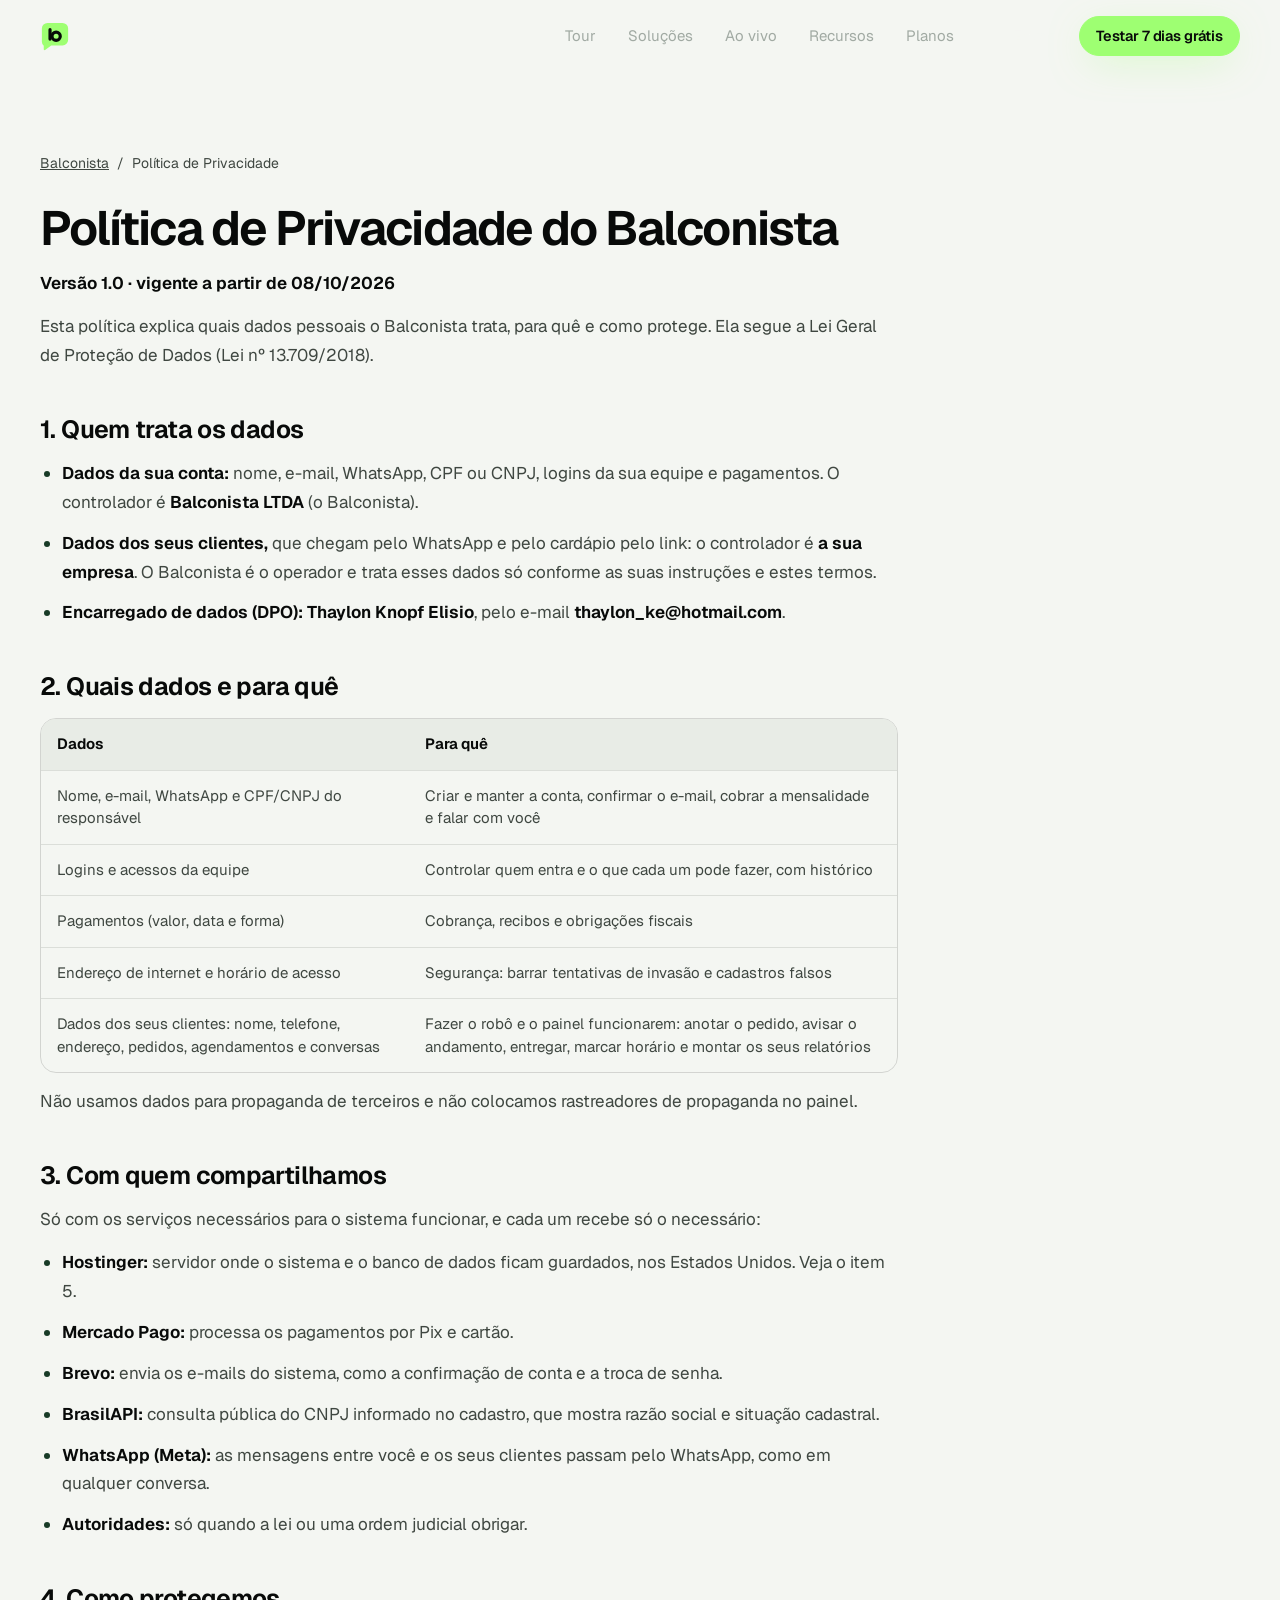
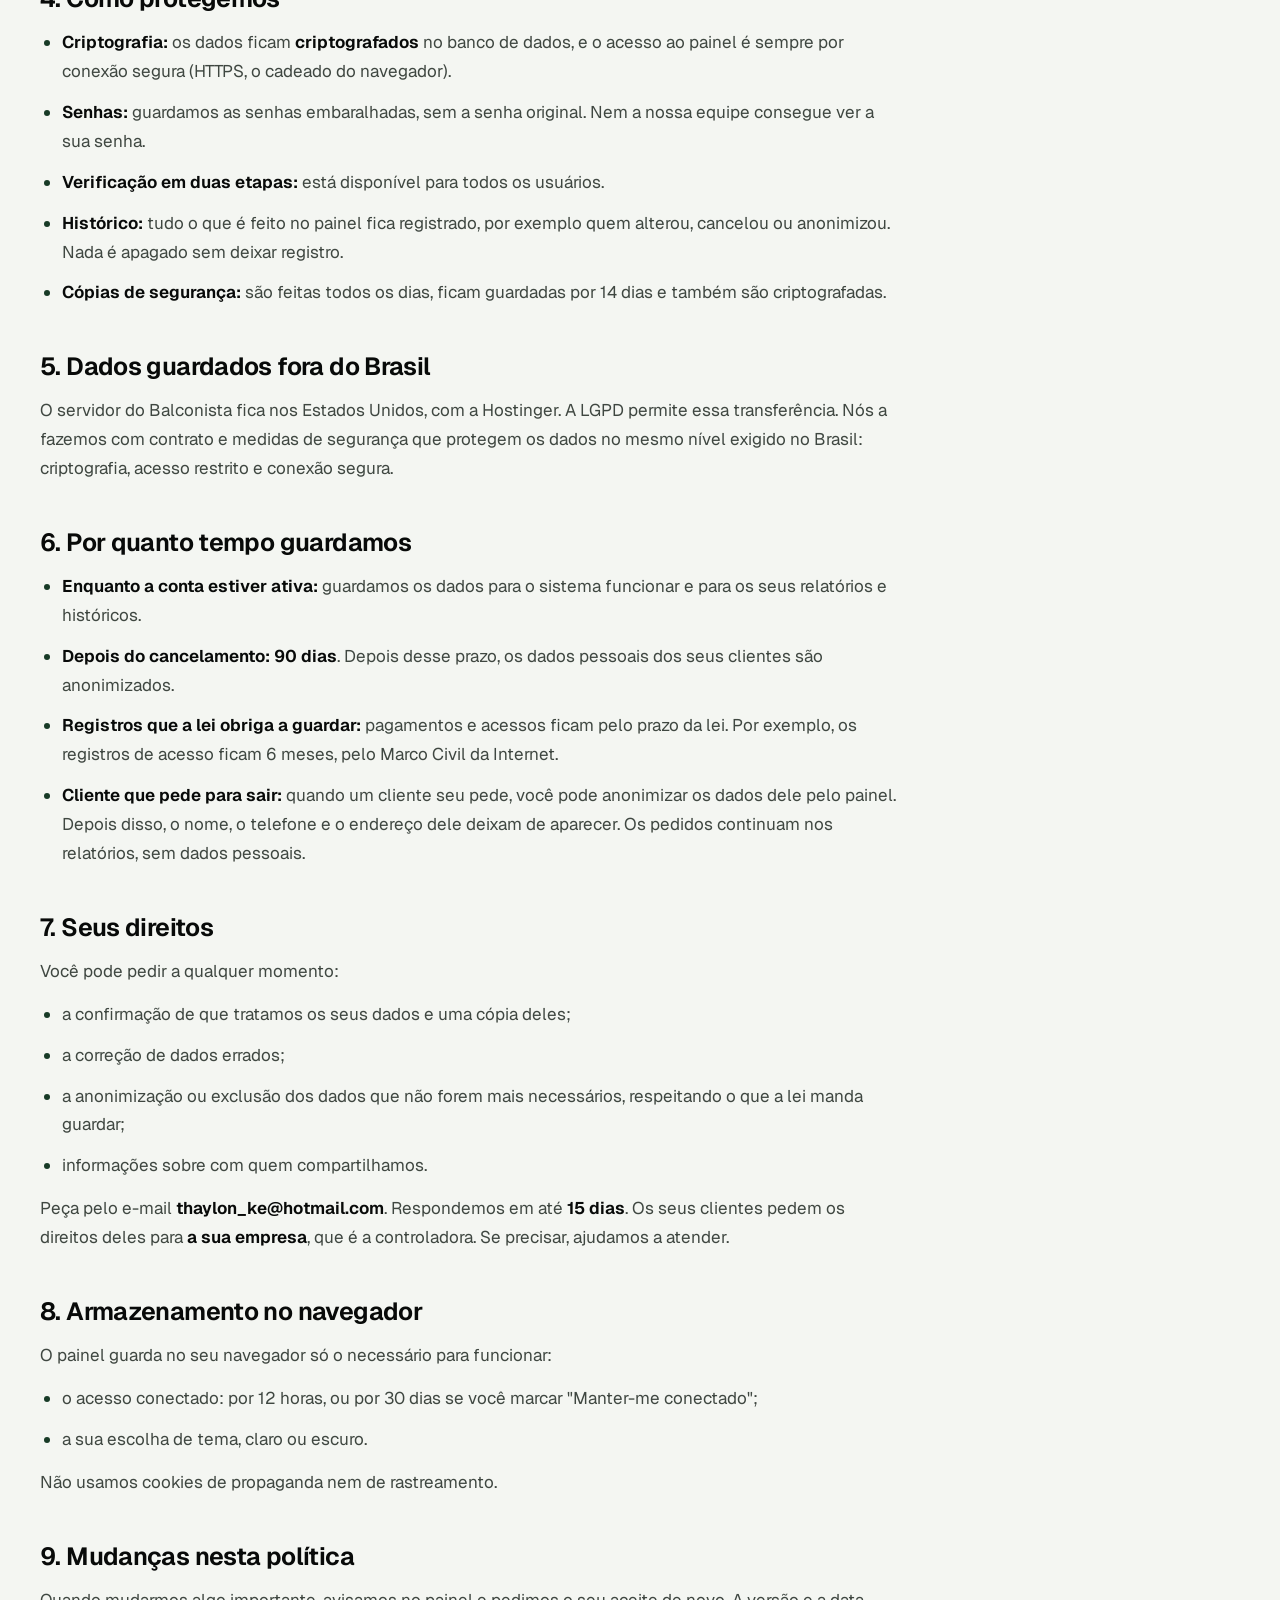
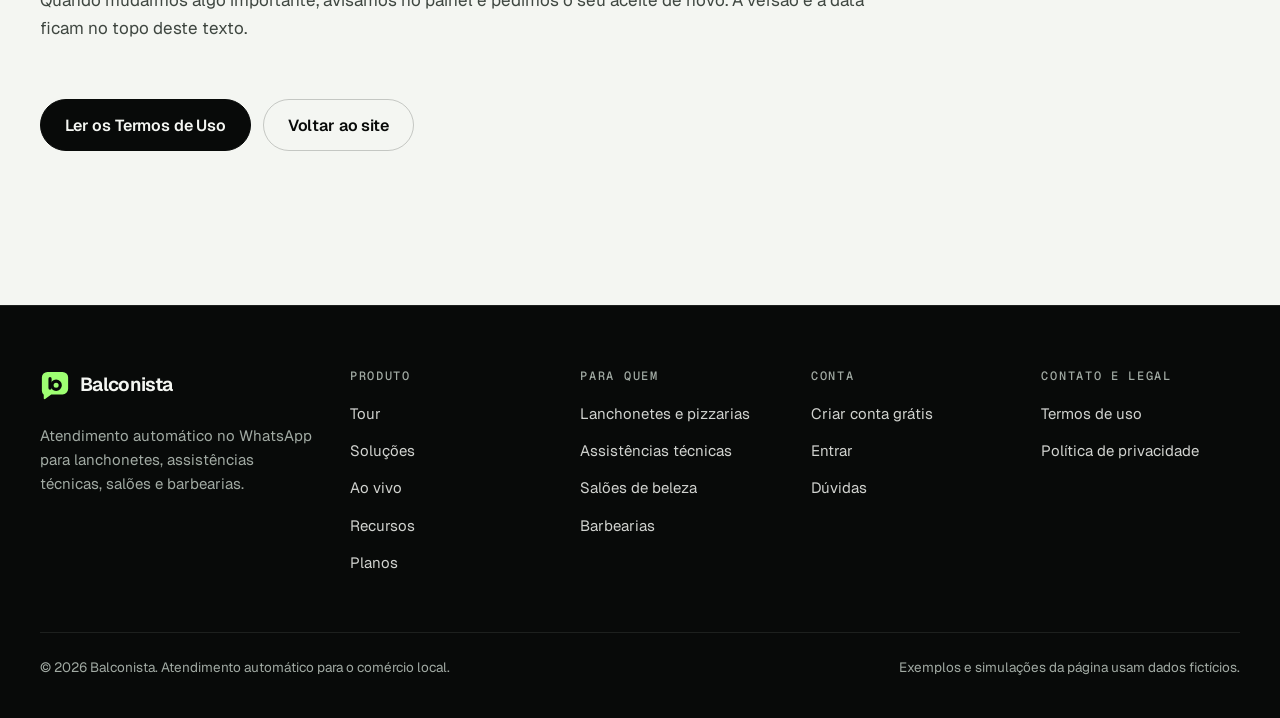
<file: privacidade/index.html>
<!doctype html>
<html lang="pt-BR">
<head>
<meta charset="utf-8">
<meta name="viewport" content="width=device-width, initial-scale=1, viewport-fit=cover">
<title>Política de Privacidade | Balconista</title>
<meta name="description" content="Política de Privacidade do Balconista: quais dados são tratados, para quê, com quem são compartilhados, como são protegidos e quais são os seus direitos pela LGPD.">
<link rel="canonical" href="https://balconista.app.br/privacidade/">
<meta name="theme-color" content="#080A09">
<meta name="color-scheme" content="dark">
<meta name="robots" content="index, follow">

<meta property="og:type" content="website">
<meta property="og:locale" content="pt_BR">
<meta property="og:site_name" content="Balconista">
<meta property="og:title" content="Política de Privacidade | Balconista">
<meta property="og:description" content="Política de Privacidade do Balconista: quais dados são tratados, para quê, com quem são compartilhados, como são protegidos e quais são os seus direitos pela LGPD.">
<meta property="og:url" content="https://balconista.app.br/privacidade/">
<meta property="og:image" content="https://balconista.app.br/img/og.png">
<meta name="twitter:card" content="summary_large_image">

<link rel="icon" href="/favicon.ico" sizes="any">
<link rel="icon" href="/favicon.svg" type="image/svg+xml">
<link rel="apple-touch-icon" href="/apple-touch-icon.png">
<link rel="preload" href="/fonts/geist.woff2" as="font" type="font/woff2" crossorigin>
<link rel="stylesheet" href="/css/site.css">
<link rel="stylesheet" href="/css/legal.css">
</head>
<body>
<a class="skip" href="#conteudo">Pular para o conteúdo</a>

<svg width="0" height="0" style="position:absolute" aria-hidden="true">
  <symbol id="i-check" viewBox="0 0 24 24"><path d="M20 6 9 17l-5-5"/></symbol>
  <symbol id="i-arrow" viewBox="0 0 24 24"><path d="M5 12h14"/><path d="m12 5 7 7-7 7"/></symbol>
  <symbol id="i-msg" viewBox="0 0 24 24"><path d="M7.9 20A9 9 0 1 0 4 16.1L2 22Z"/></symbol>
  <symbol id="i-clock" viewBox="0 0 24 24"><circle cx="12" cy="12" r="10"/><path d="M12 6v6l4 2"/></symbol>
  <symbol id="i-cal" viewBox="0 0 24 24"><rect x="3" y="4" width="18" height="18" rx="2"/><path d="M16 2v4M8 2v4M3 10h18"/><path d="m9 16 2 2 4-4"/></symbol>
  <symbol id="i-bell" viewBox="0 0 24 24"><path d="M6 8a6 6 0 0 1 12 0c0 7 3 9 3 9H3s3-2 3-9"/><path d="M10.3 21a1.94 1.94 0 0 0 3.4 0"/></symbol>
  <symbol id="i-chart" viewBox="0 0 24 24"><path d="M3 3v18h18"/><path d="M18 17V9"/><path d="M13 17V5"/><path d="M8 17v-3"/></symbol>
  <symbol id="i-shield" viewBox="0 0 24 24"><path d="M12 22s8-4 8-10V5l-8-3-8 3v7c0 6 8 10 8 10"/><path d="m9 12 2 2 4-4"/></symbol>
  <symbol id="i-users" viewBox="0 0 24 24"><path d="M16 21v-2a4 4 0 0 0-4-4H6a4 4 0 0 0-4 4v2"/><circle cx="9" cy="7" r="4"/><path d="M22 21v-2a4 4 0 0 0-3-3.87"/><path d="M16 3.13a4 4 0 0 1 0 7.75"/></symbol>
  <symbol id="i-printer" viewBox="0 0 24 24"><path d="M6 9V2h12v7"/><path d="M6 18H4a2 2 0 0 1-2-2v-5a2 2 0 0 1 2-2h16a2 2 0 0 1 2 2v5a2 2 0 0 1-2 2h-2"/><rect x="6" y="14" width="12" height="8"/></symbol>
  <symbol id="i-wrench" viewBox="0 0 24 24"><path d="M14.7 6.3a1 1 0 0 0 0 1.4l1.6 1.6a1 1 0 0 0 1.4 0l3.77-3.77a6 6 0 0 1-7.94 7.94l-6.91 6.91a2.12 2.12 0 0 1-3-3l6.91-6.91a6 6 0 0 1 7.94-7.94l-3.76 3.76z"/></symbol>
  <symbol id="i-scissors" viewBox="0 0 24 24"><circle cx="6" cy="6" r="3"/><circle cx="6" cy="18" r="3"/><path d="M20 4 8.12 15.88M14.47 14.48 20 20M8.12 8.12 12 12"/></symbol>
  <symbol id="i-food" viewBox="0 0 24 24"><path d="M3 2v7c0 1.1.9 2 2 2h4a2 2 0 0 0 2-2V2"/><path d="M7 2v20"/><path d="M21 15V2a5 5 0 0 0-5 5v6c0 1.1.9 2 2 2h3Zm0 0v7"/></symbol>
  <symbol id="i-menu" viewBox="0 0 24 24"><path d="M4 7h16M4 12h16M4 17h16"/></symbol>
  <symbol id="i-x" viewBox="0 0 24 24"><path d="M18 6 6 18M6 6l12 12"/></symbol>
  <symbol id="i-xc" viewBox="0 0 24 24"><circle cx="12" cy="12" r="10"/><path d="m15 9-6 6M9 9l6 6"/></symbol>
  <symbol id="i-replay" viewBox="0 0 24 24"><path d="M3 12a9 9 0 1 0 9-9 9.75 9.75 0 0 0-6.74 2.74L3 8"/><path d="M3 3v5h5"/></symbol>
  <symbol id="i-skip" viewBox="0 0 24 24"><path d="m13 19 9-7-9-7z"/><path d="m2 19 9-7-9-7z"/></symbol>
  <symbol id="i-play" viewBox="0 0 24 24"><path d="M6 4l14 8-14 8z"/></symbol>
  <symbol id="i-pause" viewBox="0 0 24 24"><rect x="6" y="4" width="4" height="16" rx="1"/><rect x="14" y="4" width="4" height="16" rx="1"/></symbol>
  <symbol id="i-send" viewBox="0 0 24 24"><path d="M22 2 11 13"/><path d="M22 2 15 22l-4-9-9-4z"/></symbol>
  <symbol id="i-lock" viewBox="0 0 24 24"><rect x="3" y="11" width="18" height="11" rx="2"/><path d="M7 11V7a5 5 0 0 1 10 0v4"/></symbol>
  <symbol id="i-db" viewBox="0 0 24 24"><ellipse cx="12" cy="5" rx="9" ry="3"/><path d="M3 5v14a9 3 0 0 0 18 0V5"/><path d="M3 12a9 3 0 0 0 18 0"/></symbol>
  <symbol id="i-history" viewBox="0 0 24 24"><path d="M3 12a9 9 0 1 0 9-9 9.75 9.75 0 0 0-6.74 2.74L3 8"/><path d="M3 3v5h5"/><path d="M12 7v5l4 2"/></symbol>
  <symbol id="i-phone" viewBox="0 0 24 24"><rect x="5" y="2" width="14" height="20" rx="2"/><path d="M12 18h.01"/></symbol>
  <symbol id="i-headset" viewBox="0 0 24 24"><path d="M3 14h3a2 2 0 0 1 2 2v3a2 2 0 0 1-2 2H5a2 2 0 0 1-2-2v-7a9 9 0 0 1 18 0v7a2 2 0 0 1-2 2h-1a2 2 0 0 1-2-2v-3a2 2 0 0 1 2-2h3"/></symbol>
  <symbol id="i-card" viewBox="0 0 24 24"><rect x="2" y="5" width="20" height="14" rx="2"/><path d="M2 10h20"/></symbol>
  <symbol id="i-dash" viewBox="0 0 24 24"><rect x="3" y="3" width="7" height="9" rx="1"/><rect x="14" y="3" width="7" height="5" rx="1"/><rect x="14" y="12" width="7" height="9" rx="1"/><rect x="3" y="16" width="7" height="5" rx="1"/></symbol>
  <symbol id="i-box" viewBox="0 0 24 24"><path d="M21 8 12 3 3 8v8l9 5 9-5z"/><path d="m3 8 9 5 9-5M12 13v8"/></symbol>
  <symbol id="i-eye" viewBox="0 0 24 24"><path d="M2 12s3.5-7 10-7 10 7 10 7-3.5 7-10 7S2 12 2 12"/><circle cx="12" cy="12" r="3"/></symbol>
  <symbol id="i-star" viewBox="0 0 24 24"><path d="m12 2 3.1 6.3 6.9 1-5 4.9 1.2 6.8L12 17.8 5.8 21l1.2-6.8-5-4.9 6.9-1z"/></symbol>
  <symbol id="i-cart" viewBox="0 0 24 24"><circle cx="9" cy="21" r="1"/><circle cx="20" cy="21" r="1"/><path d="M1 1h4l2.7 13.4a2 2 0 0 0 2 1.6h9.7a2 2 0 0 0 2-1.6L23 6H6"/></symbol>
  <symbol id="i-bike" viewBox="0 0 24 24"><circle cx="5.5" cy="17.5" r="3.5"/><circle cx="18.5" cy="17.5" r="3.5"/><path d="M15 6a1 1 0 1 0 0-2 1 1 0 0 0 0 2zm-3 11.5V14l-3-3 4-3 2 3h2"/></symbol>
  <symbol id="ticks" viewBox="0 0 16 11"><path d="M1 6l3 3 6-7M6 9l1 1 7-8" fill="none" stroke="currentColor" stroke-width="1.6" stroke-linecap="round" stroke-linejoin="round"/></symbol>
  <symbol id="logo-mark" viewBox="0 0 32 32"><path d="M8 2h16a6 6 0 0 1 6 6v12a6 6 0 0 1-6 6H12l-6.2 4.6A1 1 0 0 1 4 29.8V26.4A6 6 0 0 1 2 22V8a6 6 0 0 1 6-6Z" fill="#9EFF72"/><rect x="9" y="7.5" width="3.4" height="13.5" rx="1.7" fill="#080A09"/><circle cx="17.2" cy="16.2" r="4.4" fill="none" stroke="#080A09" stroke-width="3.4"/></symbol>
</svg>

<header class="hdr" id="hdr">
  <div class="wrap hdr__in">
    <a class="logo" href="/" aria-label="Balconista, voltar ao início"><svg aria-hidden="true"><use href="#logo-mark"/></svg><span>Balconista</span></a>
    <nav class="nav" aria-label="Principal">
      <a href="/#tour">Tour</a>
      <a href="/#solucoes">Soluções</a>
      <a href="/#ao-vivo">Ao vivo</a>
      <a href="/#recursos">Recursos</a>
      <a href="/#planos">Planos</a>
    </nav>
    <div class="hdr__act">
      <a class="btn btn--sm btn--ghost" href="https://painel.balconista.app.br/entrar" data-login>Entrar</a>
      <a class="btn btn--sm btn--volt" href="https://painel.balconista.app.br/criar-conta" data-signup><span>Testar <span class="xs-hide">7 dias </span>grátis</span></a>
      <button class="burger" id="burger" type="button" aria-expanded="false" aria-controls="mnav" aria-label="Abrir menu">
        <svg class="ico" aria-hidden="true"><use href="#i-menu"/></svg>
      </button>
    </div>
  </div>
</header>

<nav class="mnav" id="mnav" aria-label="Menu" hidden>
  <a class="mnav__link" href="/#tour">Tour de 30 segundos <svg class="ico" aria-hidden="true"><use href="#i-arrow"/></svg></a>
  <a class="mnav__link" href="/#solucoes">Soluções <svg class="ico" aria-hidden="true"><use href="#i-arrow"/></svg></a>
  <a class="mnav__link" href="/#ao-vivo">Ao vivo <svg class="ico" aria-hidden="true"><use href="#i-arrow"/></svg></a>
  <a class="mnav__link" href="/#recursos">Recursos <svg class="ico" aria-hidden="true"><use href="#i-arrow"/></svg></a>
  <a class="mnav__link" href="/#planos">Planos <svg class="ico" aria-hidden="true"><use href="#i-arrow"/></svg></a>
  <a class="mnav__link" href="/#duvidas">Dúvidas <svg class="ico" aria-hidden="true"><use href="#i-arrow"/></svg></a>
  <div class="mnav__cta">
    <a class="btn btn--volt" href="https://painel.balconista.app.br/criar-conta" data-signup>Testar 7 dias grátis</a>
    <a class="btn" href="https://painel.balconista.app.br/entrar" data-login>Entrar na minha conta</a>
  </div>
</nav>

<main id="conteudo" class="legal-main">
  <section class="sec light legal">
    <div class="wrap">
      <nav class="seg-crumb legal__crumb" aria-label="Você está em"><a href="/">Balconista</a><span aria-hidden="true">/</span><span>Política de Privacidade</span></nav>
      <article class="legal-doc">
<h1>Política de Privacidade do Balconista</h1><p><strong>Versão 1.0 · vigente a partir de 08/10/2026</strong></p><p>Esta política explica quais dados pessoais o Balconista trata, para quê e como protege. Ela segue a Lei Geral de Proteção de Dados (Lei nº 13.709/2018).</p><h2>1. Quem trata os dados</h2><ul><li><strong>Dados da sua conta:</strong> nome, e-mail, WhatsApp, CPF ou CNPJ, logins da sua equipe e pagamentos. O controlador é <strong>Balconista LTDA</strong> (o Balconista).</li><li><strong>Dados dos seus clientes,</strong> que chegam pelo WhatsApp e pelo cardápio pelo link: o controlador é <strong>a sua empresa</strong>. O Balconista é o operador e trata esses dados só conforme as suas instruções e estes termos.</li><li><strong>Encarregado de dados (DPO):</strong> <strong>Thaylon Knopf Elisio</strong>, pelo e-mail <strong>thaylon_ke@hotmail.com</strong>.</li></ul><h2>2. Quais dados e para quê</h2><div class="lg-table"><table><thead><tr><th>Dados</th><th>Para quê</th></tr></thead><tbody><tr><td>Nome, e-mail, WhatsApp e CPF/CNPJ do responsável</td><td>Criar e manter a conta, confirmar o e-mail, cobrar a mensalidade e falar com você</td></tr><tr><td>Logins e acessos da equipe</td><td>Controlar quem entra e o que cada um pode fazer, com histórico</td></tr><tr><td>Pagamentos (valor, data e forma)</td><td>Cobrança, recibos e obrigações fiscais</td></tr><tr><td>Endereço de internet e horário de acesso</td><td>Segurança: barrar tentativas de invasão e cadastros falsos</td></tr><tr><td>Dados dos seus clientes: nome, telefone, endereço, pedidos, agendamentos e conversas</td><td>Fazer o robô e o painel funcionarem: anotar o pedido, avisar o andamento, entregar, marcar horário e montar os seus relatórios</td></tr></tbody></table></div><p>Não usamos dados para propaganda de terceiros e não colocamos rastreadores de propaganda no painel.</p><h2>3. Com quem compartilhamos</h2><p>Só com os serviços necessários para o sistema funcionar, e cada um recebe só o necessário:</p><ul><li><strong>Hostinger:</strong> servidor onde o sistema e o banco de dados ficam guardados, nos Estados Unidos. Veja o item 5.</li><li><strong>Mercado Pago:</strong> processa os pagamentos por Pix e cartão.</li><li><strong>Brevo:</strong> envia os e-mails do sistema, como a confirmação de conta e a troca de senha.</li><li><strong>BrasilAPI:</strong> consulta pública do CNPJ informado no cadastro, que mostra razão social e situação cadastral.</li><li><strong>WhatsApp (Meta):</strong> as mensagens entre você e os seus clientes passam pelo WhatsApp, como em qualquer conversa.</li><li><strong>Autoridades:</strong> só quando a lei ou uma ordem judicial obrigar.</li></ul><h2>4. Como protegemos</h2><ul><li><strong>Criptografia:</strong> os dados ficam <strong>criptografados</strong> no banco de dados, e o acesso ao painel é sempre por conexão segura (HTTPS, o cadeado do navegador).</li><li><strong>Senhas:</strong> guardamos as senhas embaralhadas, sem a senha original. Nem a nossa equipe consegue ver a sua senha.</li><li><strong>Verificação em duas etapas:</strong> está disponível para todos os usuários.</li><li><strong>Histórico:</strong> tudo o que é feito no painel fica registrado, por exemplo quem alterou, cancelou ou anonimizou. Nada é apagado sem deixar registro.</li><li><strong>Cópias de segurança:</strong> são feitas todos os dias, ficam guardadas por 14 dias e também são criptografadas.</li></ul><h2>5. Dados guardados fora do Brasil</h2><p>O servidor do Balconista fica nos Estados Unidos, com a Hostinger. A LGPD permite essa transferência. Nós a fazemos com contrato e medidas de segurança que protegem os dados no mesmo nível exigido no Brasil: criptografia, acesso restrito e conexão segura.</p><h2>6. Por quanto tempo guardamos</h2><ul><li><strong>Enquanto a conta estiver ativa:</strong> guardamos os dados para o sistema funcionar e para os seus relatórios e históricos.</li><li><strong>Depois do cancelamento:</strong> <strong>90 dias</strong>. Depois desse prazo, os dados pessoais dos seus clientes são anonimizados.</li><li><strong>Registros que a lei obriga a guardar:</strong> pagamentos e acessos ficam pelo prazo da lei. Por exemplo, os registros de acesso ficam 6 meses, pelo Marco Civil da Internet.</li><li><strong>Cliente que pede para sair:</strong> quando um cliente seu pede, você pode anonimizar os dados dele pelo painel. Depois disso, o nome, o telefone e o endereço dele deixam de aparecer. Os pedidos continuam nos relatórios, sem dados pessoais.</li></ul><h2>7. Seus direitos</h2><p>Você pode pedir a qualquer momento:</p><ul><li>a confirmação de que tratamos os seus dados e uma cópia deles;</li><li>a correção de dados errados;</li><li>a anonimização ou exclusão dos dados que não forem mais necessários, respeitando o que a lei manda guardar;</li><li>informações sobre com quem compartilhamos.</li></ul><p>Peça pelo e-mail <strong>thaylon_ke@hotmail.com</strong>. Respondemos em até <strong>15 dias</strong>. Os seus clientes pedem os direitos deles para <strong>a sua empresa</strong>, que é a controladora. Se precisar, ajudamos a atender.</p><h2>8. Armazenamento no navegador</h2><p>O painel guarda no seu navegador só o necessário para funcionar:</p><ul><li>o acesso conectado: por 12 horas, ou por 30 dias se você marcar &quot;Manter-me conectado&quot;;</li><li>a sua escolha de tema, claro ou escuro.</li></ul><p>Não usamos cookies de propaganda nem de rastreamento.</p><h2>9. Mudanças nesta política</h2><p>Quando mudarmos algo importante, avisamos no painel e pedimos o seu aceite de novo. A versão e a data ficam no topo deste texto.</p>
      </article>
      <p class="legal__next"><a class="btn btn--dark" href="/termos/">Ler os Termos de Uso</a> <a class="btn" href="/">Voltar ao site</a></p>
    </div>
  </section>
</main>

<footer class="ftr">
  <div class="wrap">
    <div class="ftr__grid">
      <div>
        <a class="logo" href="/"><svg aria-hidden="true"><use href="#logo-mark"/></svg><span>Balconista</span></a>
        <p>Atendimento automático no WhatsApp para lanchonetes, assistências técnicas, salões e barbearias.</p>
      </div>
      <div>
        <h3>Produto</h3>
        <ul><li><a href="/#tour">Tour</a></li><li><a href="/#solucoes">Soluções</a></li><li><a href="/#ao-vivo">Ao vivo</a></li><li><a href="/#recursos">Recursos</a></li><li><a href="/#planos">Planos</a></li></ul>
      </div>
      <div>
        <h3>Para quem</h3>
        <ul><li><a href="/whatsapp-para-lanchonete/">Lanchonetes e pizzarias</a></li><li><a href="/whatsapp-para-assistencia-tecnica/">Assistências técnicas</a></li><li><a href="/whatsapp-para-salao-de-beleza/">Salões de beleza</a></li><li><a href="/whatsapp-para-barbearia/">Barbearias</a></li></ul>
      </div>
      <div>
        <h3>Conta</h3>
        <ul><li><a href="https://painel.balconista.app.br/criar-conta" data-signup>Criar conta grátis</a></li><li><a href="https://painel.balconista.app.br/entrar" data-login>Entrar</a></li><li><a href="/#duvidas">Dúvidas</a></li></ul>
      </div>
      <div>
        <h3>Contato e legal</h3>
        <ul><li><a href="#" data-contact>Falar no WhatsApp</a></li><li><a href="/termos/" data-legal="termos">Termos de uso</a></li><li><a href="/privacidade/" data-legal="privacidade">Política de privacidade</a></li></ul>
      </div>
    </div>
    <div class="ftr__base"><span>© <span id="year">2026</span> Balconista. Atendimento automático para o comércio local.</span><span>Exemplos e simulações da página usam dados fictícios.</span></div>
  </div>
</footer>

<script src="/js/site.js" defer></script>
</body>
</html>
</file>
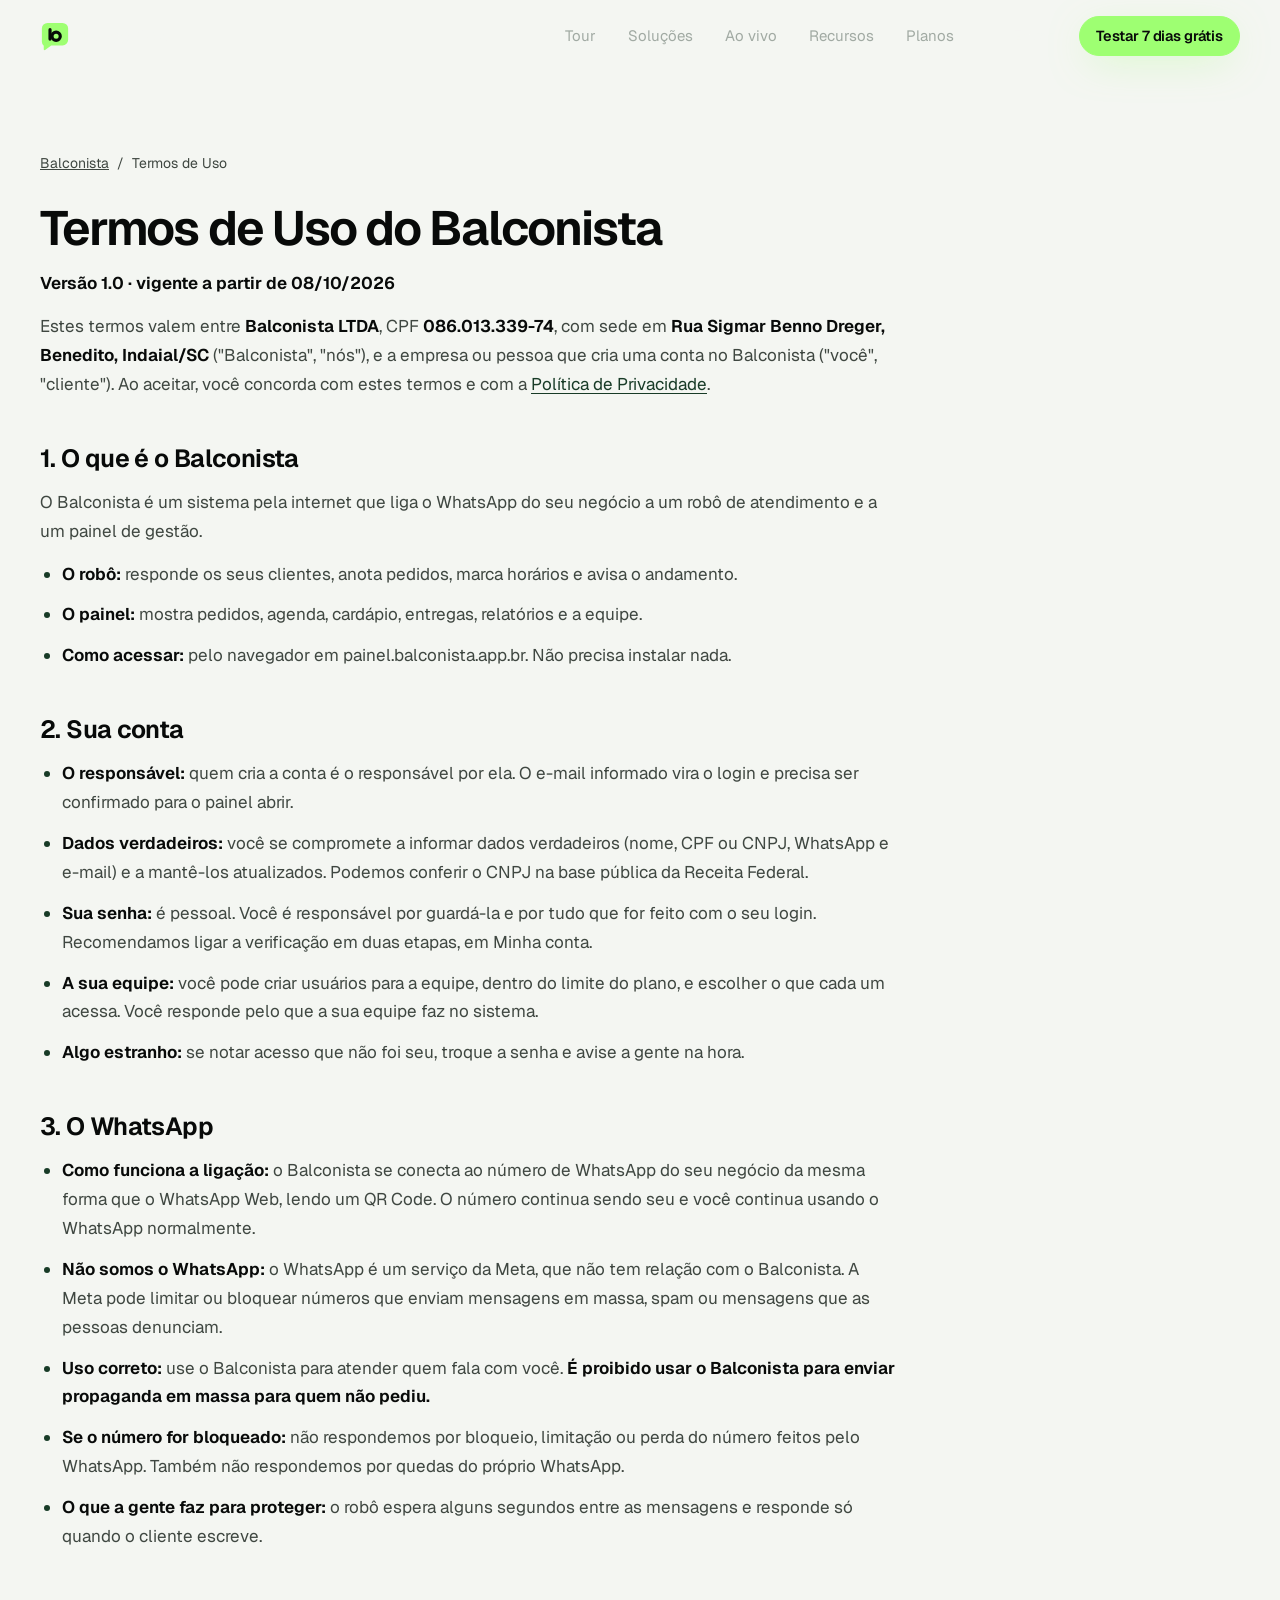
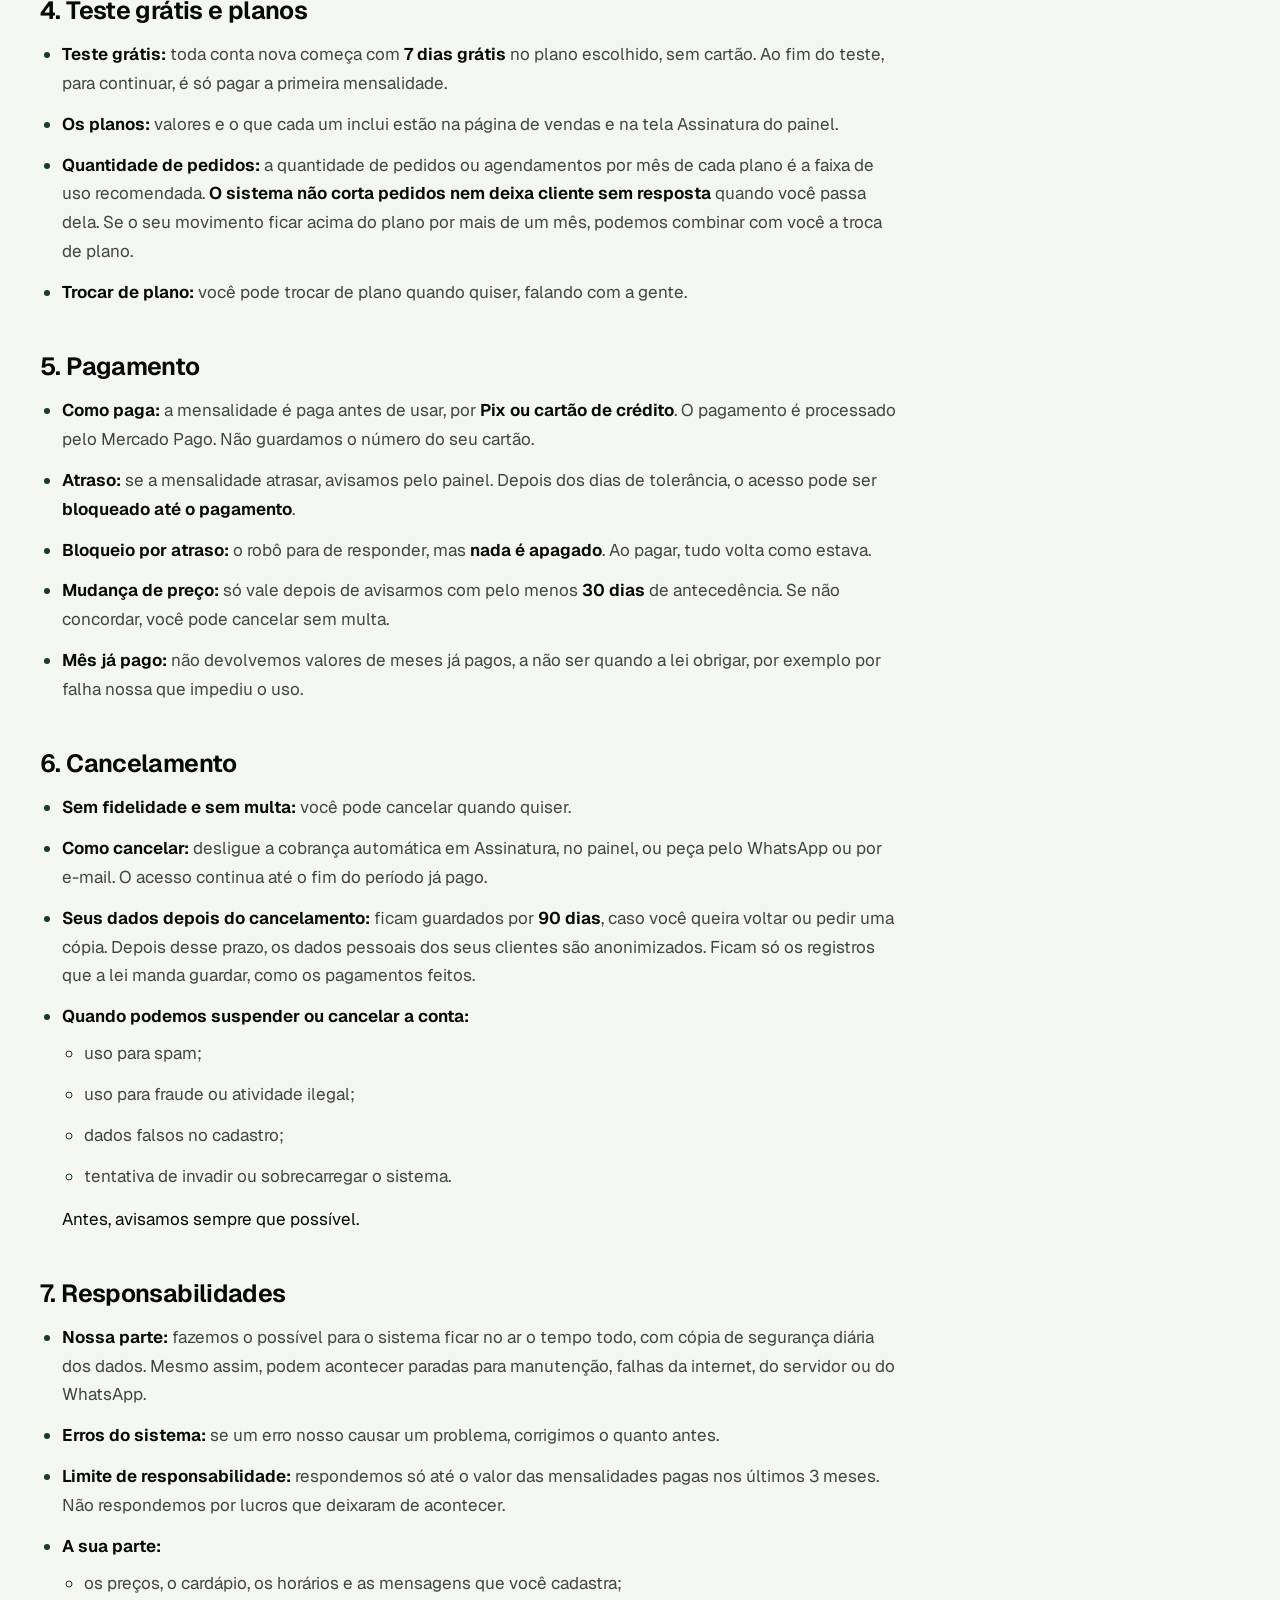
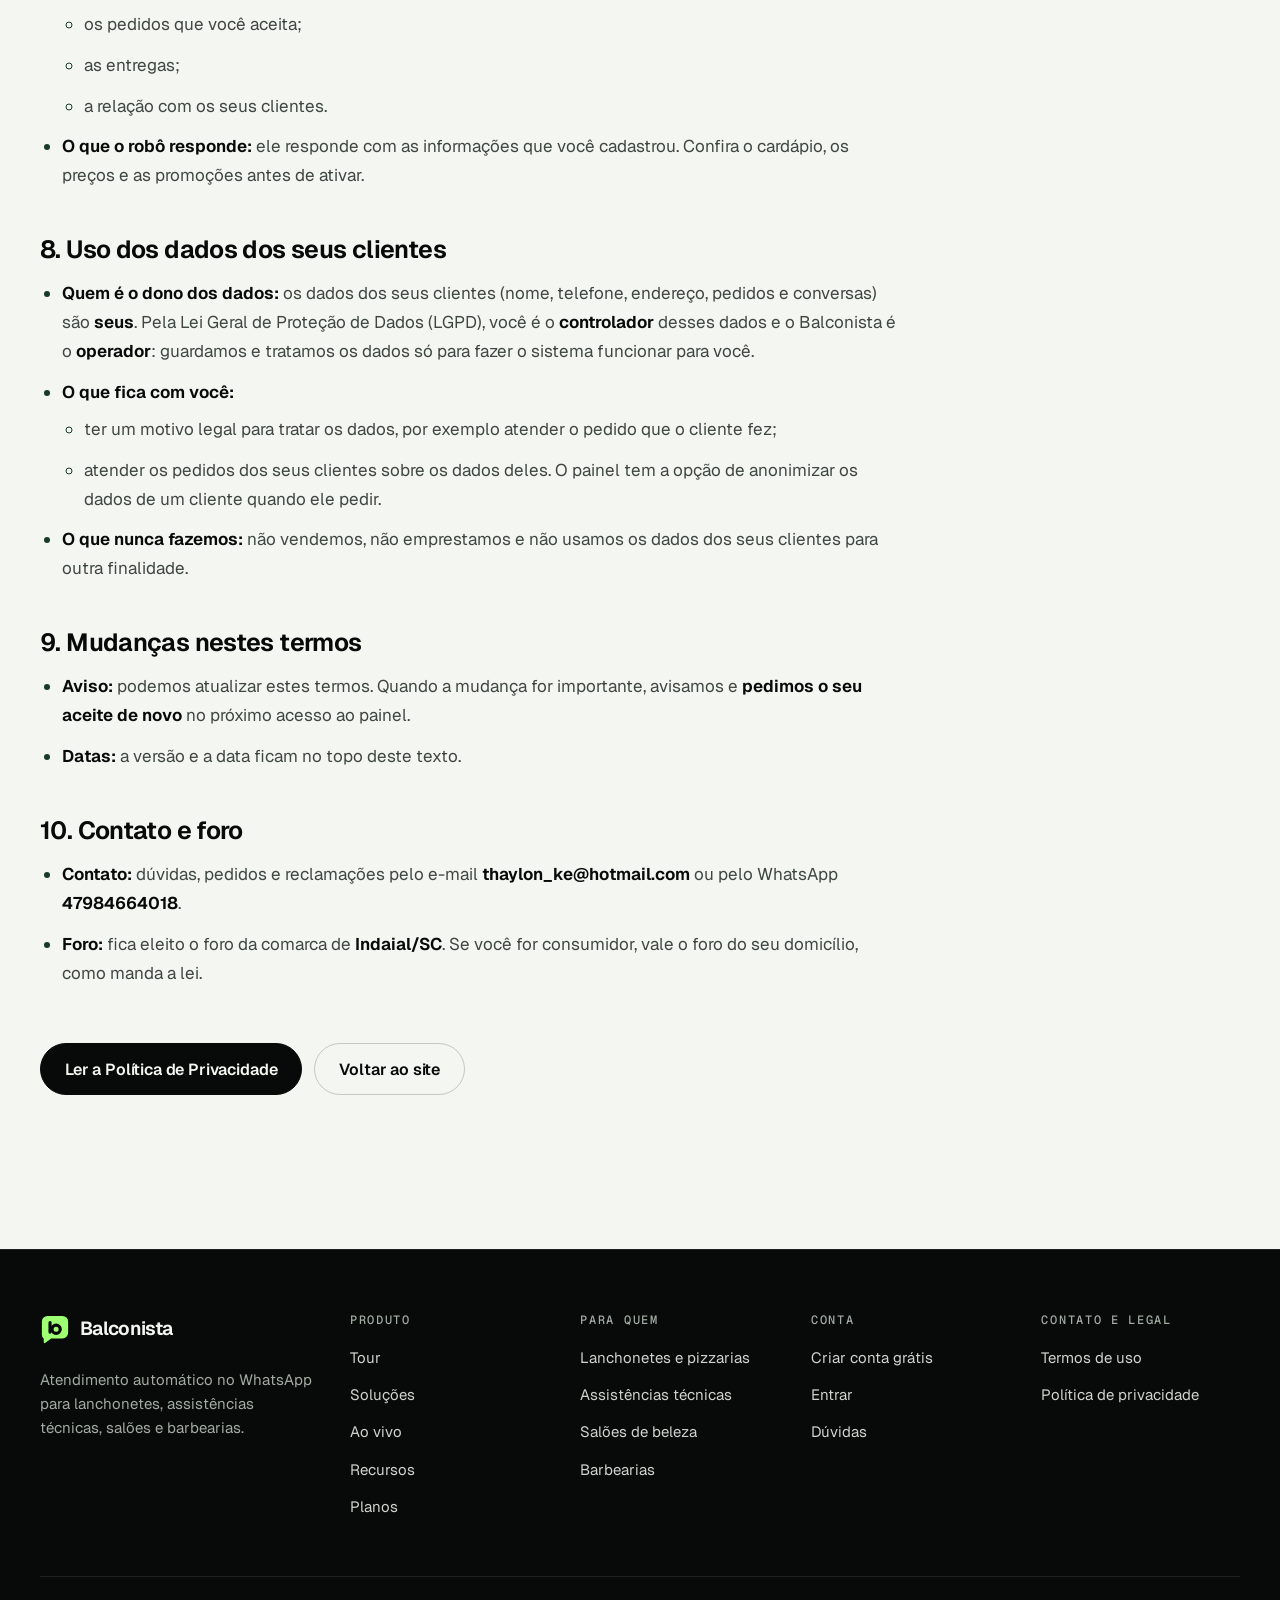
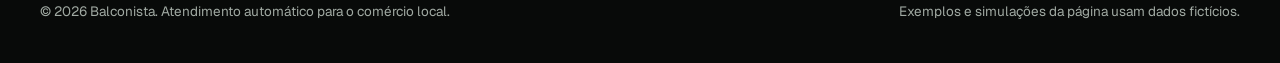
<file: termos/index.html>
<!doctype html>
<html lang="pt-BR">
<head>
<meta charset="utf-8">
<meta name="viewport" content="width=device-width, initial-scale=1, viewport-fit=cover">
<title>Termos de Uso | Balconista</title>
<meta name="description" content="Termos de Uso do Balconista: conta, WhatsApp, teste grátis e planos, pagamento, cancelamento, responsabilidades e uso dos dados dos seus clientes.">
<link rel="canonical" href="https://balconista.app.br/termos/">
<meta name="theme-color" content="#080A09">
<meta name="color-scheme" content="dark">
<meta name="robots" content="index, follow">

<meta property="og:type" content="website">
<meta property="og:locale" content="pt_BR">
<meta property="og:site_name" content="Balconista">
<meta property="og:title" content="Termos de Uso | Balconista">
<meta property="og:description" content="Termos de Uso do Balconista: conta, WhatsApp, teste grátis e planos, pagamento, cancelamento, responsabilidades e uso dos dados dos seus clientes.">
<meta property="og:url" content="https://balconista.app.br/termos/">
<meta property="og:image" content="https://balconista.app.br/img/og.png">
<meta name="twitter:card" content="summary_large_image">

<link rel="icon" href="/favicon.ico" sizes="any">
<link rel="icon" href="/favicon.svg" type="image/svg+xml">
<link rel="apple-touch-icon" href="/apple-touch-icon.png">
<link rel="preload" href="/fonts/geist.woff2" as="font" type="font/woff2" crossorigin>
<link rel="stylesheet" href="/css/site.css">
<link rel="stylesheet" href="/css/legal.css">
</head>
<body>
<a class="skip" href="#conteudo">Pular para o conteúdo</a>

<svg width="0" height="0" style="position:absolute" aria-hidden="true">
  <symbol id="i-check" viewBox="0 0 24 24"><path d="M20 6 9 17l-5-5"/></symbol>
  <symbol id="i-arrow" viewBox="0 0 24 24"><path d="M5 12h14"/><path d="m12 5 7 7-7 7"/></symbol>
  <symbol id="i-msg" viewBox="0 0 24 24"><path d="M7.9 20A9 9 0 1 0 4 16.1L2 22Z"/></symbol>
  <symbol id="i-clock" viewBox="0 0 24 24"><circle cx="12" cy="12" r="10"/><path d="M12 6v6l4 2"/></symbol>
  <symbol id="i-cal" viewBox="0 0 24 24"><rect x="3" y="4" width="18" height="18" rx="2"/><path d="M16 2v4M8 2v4M3 10h18"/><path d="m9 16 2 2 4-4"/></symbol>
  <symbol id="i-bell" viewBox="0 0 24 24"><path d="M6 8a6 6 0 0 1 12 0c0 7 3 9 3 9H3s3-2 3-9"/><path d="M10.3 21a1.94 1.94 0 0 0 3.4 0"/></symbol>
  <symbol id="i-chart" viewBox="0 0 24 24"><path d="M3 3v18h18"/><path d="M18 17V9"/><path d="M13 17V5"/><path d="M8 17v-3"/></symbol>
  <symbol id="i-shield" viewBox="0 0 24 24"><path d="M12 22s8-4 8-10V5l-8-3-8 3v7c0 6 8 10 8 10"/><path d="m9 12 2 2 4-4"/></symbol>
  <symbol id="i-users" viewBox="0 0 24 24"><path d="M16 21v-2a4 4 0 0 0-4-4H6a4 4 0 0 0-4 4v2"/><circle cx="9" cy="7" r="4"/><path d="M22 21v-2a4 4 0 0 0-3-3.87"/><path d="M16 3.13a4 4 0 0 1 0 7.75"/></symbol>
  <symbol id="i-printer" viewBox="0 0 24 24"><path d="M6 9V2h12v7"/><path d="M6 18H4a2 2 0 0 1-2-2v-5a2 2 0 0 1 2-2h16a2 2 0 0 1 2 2v5a2 2 0 0 1-2 2h-2"/><rect x="6" y="14" width="12" height="8"/></symbol>
  <symbol id="i-wrench" viewBox="0 0 24 24"><path d="M14.7 6.3a1 1 0 0 0 0 1.4l1.6 1.6a1 1 0 0 0 1.4 0l3.77-3.77a6 6 0 0 1-7.94 7.94l-6.91 6.91a2.12 2.12 0 0 1-3-3l6.91-6.91a6 6 0 0 1 7.94-7.94l-3.76 3.76z"/></symbol>
  <symbol id="i-scissors" viewBox="0 0 24 24"><circle cx="6" cy="6" r="3"/><circle cx="6" cy="18" r="3"/><path d="M20 4 8.12 15.88M14.47 14.48 20 20M8.12 8.12 12 12"/></symbol>
  <symbol id="i-food" viewBox="0 0 24 24"><path d="M3 2v7c0 1.1.9 2 2 2h4a2 2 0 0 0 2-2V2"/><path d="M7 2v20"/><path d="M21 15V2a5 5 0 0 0-5 5v6c0 1.1.9 2 2 2h3Zm0 0v7"/></symbol>
  <symbol id="i-menu" viewBox="0 0 24 24"><path d="M4 7h16M4 12h16M4 17h16"/></symbol>
  <symbol id="i-x" viewBox="0 0 24 24"><path d="M18 6 6 18M6 6l12 12"/></symbol>
  <symbol id="i-xc" viewBox="0 0 24 24"><circle cx="12" cy="12" r="10"/><path d="m15 9-6 6M9 9l6 6"/></symbol>
  <symbol id="i-replay" viewBox="0 0 24 24"><path d="M3 12a9 9 0 1 0 9-9 9.75 9.75 0 0 0-6.74 2.74L3 8"/><path d="M3 3v5h5"/></symbol>
  <symbol id="i-skip" viewBox="0 0 24 24"><path d="m13 19 9-7-9-7z"/><path d="m2 19 9-7-9-7z"/></symbol>
  <symbol id="i-play" viewBox="0 0 24 24"><path d="M6 4l14 8-14 8z"/></symbol>
  <symbol id="i-pause" viewBox="0 0 24 24"><rect x="6" y="4" width="4" height="16" rx="1"/><rect x="14" y="4" width="4" height="16" rx="1"/></symbol>
  <symbol id="i-send" viewBox="0 0 24 24"><path d="M22 2 11 13"/><path d="M22 2 15 22l-4-9-9-4z"/></symbol>
  <symbol id="i-lock" viewBox="0 0 24 24"><rect x="3" y="11" width="18" height="11" rx="2"/><path d="M7 11V7a5 5 0 0 1 10 0v4"/></symbol>
  <symbol id="i-db" viewBox="0 0 24 24"><ellipse cx="12" cy="5" rx="9" ry="3"/><path d="M3 5v14a9 3 0 0 0 18 0V5"/><path d="M3 12a9 3 0 0 0 18 0"/></symbol>
  <symbol id="i-history" viewBox="0 0 24 24"><path d="M3 12a9 9 0 1 0 9-9 9.75 9.75 0 0 0-6.74 2.74L3 8"/><path d="M3 3v5h5"/><path d="M12 7v5l4 2"/></symbol>
  <symbol id="i-phone" viewBox="0 0 24 24"><rect x="5" y="2" width="14" height="20" rx="2"/><path d="M12 18h.01"/></symbol>
  <symbol id="i-headset" viewBox="0 0 24 24"><path d="M3 14h3a2 2 0 0 1 2 2v3a2 2 0 0 1-2 2H5a2 2 0 0 1-2-2v-7a9 9 0 0 1 18 0v7a2 2 0 0 1-2 2h-1a2 2 0 0 1-2-2v-3a2 2 0 0 1 2-2h3"/></symbol>
  <symbol id="i-card" viewBox="0 0 24 24"><rect x="2" y="5" width="20" height="14" rx="2"/><path d="M2 10h20"/></symbol>
  <symbol id="i-dash" viewBox="0 0 24 24"><rect x="3" y="3" width="7" height="9" rx="1"/><rect x="14" y="3" width="7" height="5" rx="1"/><rect x="14" y="12" width="7" height="9" rx="1"/><rect x="3" y="16" width="7" height="5" rx="1"/></symbol>
  <symbol id="i-box" viewBox="0 0 24 24"><path d="M21 8 12 3 3 8v8l9 5 9-5z"/><path d="m3 8 9 5 9-5M12 13v8"/></symbol>
  <symbol id="i-eye" viewBox="0 0 24 24"><path d="M2 12s3.5-7 10-7 10 7 10 7-3.5 7-10 7S2 12 2 12"/><circle cx="12" cy="12" r="3"/></symbol>
  <symbol id="i-star" viewBox="0 0 24 24"><path d="m12 2 3.1 6.3 6.9 1-5 4.9 1.2 6.8L12 17.8 5.8 21l1.2-6.8-5-4.9 6.9-1z"/></symbol>
  <symbol id="i-cart" viewBox="0 0 24 24"><circle cx="9" cy="21" r="1"/><circle cx="20" cy="21" r="1"/><path d="M1 1h4l2.7 13.4a2 2 0 0 0 2 1.6h9.7a2 2 0 0 0 2-1.6L23 6H6"/></symbol>
  <symbol id="i-bike" viewBox="0 0 24 24"><circle cx="5.5" cy="17.5" r="3.5"/><circle cx="18.5" cy="17.5" r="3.5"/><path d="M15 6a1 1 0 1 0 0-2 1 1 0 0 0 0 2zm-3 11.5V14l-3-3 4-3 2 3h2"/></symbol>
  <symbol id="ticks" viewBox="0 0 16 11"><path d="M1 6l3 3 6-7M6 9l1 1 7-8" fill="none" stroke="currentColor" stroke-width="1.6" stroke-linecap="round" stroke-linejoin="round"/></symbol>
  <symbol id="logo-mark" viewBox="0 0 32 32"><path d="M8 2h16a6 6 0 0 1 6 6v12a6 6 0 0 1-6 6H12l-6.2 4.6A1 1 0 0 1 4 29.8V26.4A6 6 0 0 1 2 22V8a6 6 0 0 1 6-6Z" fill="#9EFF72"/><rect x="9" y="7.5" width="3.4" height="13.5" rx="1.7" fill="#080A09"/><circle cx="17.2" cy="16.2" r="4.4" fill="none" stroke="#080A09" stroke-width="3.4"/></symbol>
</svg>

<header class="hdr" id="hdr">
  <div class="wrap hdr__in">
    <a class="logo" href="/" aria-label="Balconista, voltar ao início"><svg aria-hidden="true"><use href="#logo-mark"/></svg><span>Balconista</span></a>
    <nav class="nav" aria-label="Principal">
      <a href="/#tour">Tour</a>
      <a href="/#solucoes">Soluções</a>
      <a href="/#ao-vivo">Ao vivo</a>
      <a href="/#recursos">Recursos</a>
      <a href="/#planos">Planos</a>
    </nav>
    <div class="hdr__act">
      <a class="btn btn--sm btn--ghost" href="https://painel.balconista.app.br/entrar" data-login>Entrar</a>
      <a class="btn btn--sm btn--volt" href="https://painel.balconista.app.br/criar-conta" data-signup><span>Testar <span class="xs-hide">7 dias </span>grátis</span></a>
      <button class="burger" id="burger" type="button" aria-expanded="false" aria-controls="mnav" aria-label="Abrir menu">
        <svg class="ico" aria-hidden="true"><use href="#i-menu"/></svg>
      </button>
    </div>
  </div>
</header>

<nav class="mnav" id="mnav" aria-label="Menu" hidden>
  <a class="mnav__link" href="/#tour">Tour de 30 segundos <svg class="ico" aria-hidden="true"><use href="#i-arrow"/></svg></a>
  <a class="mnav__link" href="/#solucoes">Soluções <svg class="ico" aria-hidden="true"><use href="#i-arrow"/></svg></a>
  <a class="mnav__link" href="/#ao-vivo">Ao vivo <svg class="ico" aria-hidden="true"><use href="#i-arrow"/></svg></a>
  <a class="mnav__link" href="/#recursos">Recursos <svg class="ico" aria-hidden="true"><use href="#i-arrow"/></svg></a>
  <a class="mnav__link" href="/#planos">Planos <svg class="ico" aria-hidden="true"><use href="#i-arrow"/></svg></a>
  <a class="mnav__link" href="/#duvidas">Dúvidas <svg class="ico" aria-hidden="true"><use href="#i-arrow"/></svg></a>
  <div class="mnav__cta">
    <a class="btn btn--volt" href="https://painel.balconista.app.br/criar-conta" data-signup>Testar 7 dias grátis</a>
    <a class="btn" href="https://painel.balconista.app.br/entrar" data-login>Entrar na minha conta</a>
  </div>
</nav>

<main id="conteudo" class="legal-main">
  <section class="sec light legal">
    <div class="wrap">
      <nav class="seg-crumb legal__crumb" aria-label="Você está em"><a href="/">Balconista</a><span aria-hidden="true">/</span><span>Termos de Uso</span></nav>
      <article class="legal-doc">
<h1>Termos de Uso do Balconista</h1><p><strong>Versão 1.0 · vigente a partir de 08/10/2026</strong></p><p>Estes termos valem entre <strong>Balconista LTDA</strong>, CPF <strong>086.013.339-74</strong>, com sede em <strong>Rua Sigmar Benno Dreger, Benedito, Indaial/SC</strong> (&quot;Balconista&quot;, &quot;nós&quot;), e a empresa ou pessoa que cria uma conta no Balconista (&quot;você&quot;, &quot;cliente&quot;). Ao aceitar, você concorda com estes termos e com a <a href="/privacidade/">Política de Privacidade</a>.</p><h2>1. O que é o Balconista</h2><p>O Balconista é um sistema pela internet que liga o WhatsApp do seu negócio a um robô de atendimento e a um painel de gestão.</p><ul><li><strong>O robô:</strong> responde os seus clientes, anota pedidos, marca horários e avisa o andamento.</li><li><strong>O painel:</strong> mostra pedidos, agenda, cardápio, entregas, relatórios e a equipe.</li><li><strong>Como acessar:</strong> pelo navegador em painel.balconista.app.br. Não precisa instalar nada.</li></ul><h2>2. Sua conta</h2><ul><li><strong>O responsável:</strong> quem cria a conta é o responsável por ela. O e-mail informado vira o login e precisa ser confirmado para o painel abrir.</li><li><strong>Dados verdadeiros:</strong> você se compromete a informar dados verdadeiros (nome, CPF ou CNPJ, WhatsApp e e-mail) e a mantê-los atualizados. Podemos conferir o CNPJ na base pública da Receita Federal.</li><li><strong>Sua senha:</strong> é pessoal. Você é responsável por guardá-la e por tudo que for feito com o seu login. Recomendamos ligar a verificação em duas etapas, em Minha conta.</li><li><strong>A sua equipe:</strong> você pode criar usuários para a equipe, dentro do limite do plano, e escolher o que cada um acessa. Você responde pelo que a sua equipe faz no sistema.</li><li><strong>Algo estranho:</strong> se notar acesso que não foi seu, troque a senha e avise a gente na hora.</li></ul><h2>3. O WhatsApp</h2><ul><li><strong>Como funciona a ligação:</strong> o Balconista se conecta ao número de WhatsApp do seu negócio da mesma forma que o WhatsApp Web, lendo um QR Code. O número continua sendo seu e você continua usando o WhatsApp normalmente.</li><li><strong>Não somos o WhatsApp:</strong> o WhatsApp é um serviço da Meta, que não tem relação com o Balconista. A Meta pode limitar ou bloquear números que enviam mensagens em massa, spam ou mensagens que as pessoas denunciam.</li><li><strong>Uso correto:</strong> use o Balconista para atender quem fala com você. <strong>É proibido usar o Balconista para enviar propaganda em massa para quem não pediu.</strong></li><li><strong>Se o número for bloqueado:</strong> não respondemos por bloqueio, limitação ou perda do número feitos pelo WhatsApp. Também não respondemos por quedas do próprio WhatsApp.</li><li><strong>O que a gente faz para proteger:</strong> o robô espera alguns segundos entre as mensagens e responde só quando o cliente escreve.</li></ul><h2>4. Teste grátis e planos</h2><ul><li><strong>Teste grátis:</strong> toda conta nova começa com <strong>7 dias grátis</strong> no plano escolhido, sem cartão. Ao fim do teste, para continuar, é só pagar a primeira mensalidade.</li><li><strong>Os planos:</strong> valores e o que cada um inclui estão na página de vendas e na tela Assinatura do painel.</li><li><strong>Quantidade de pedidos:</strong> a quantidade de pedidos ou agendamentos por mês de cada plano é a faixa de uso recomendada. <strong>O sistema não corta pedidos nem deixa cliente sem resposta</strong> quando você passa dela. Se o seu movimento ficar acima do plano por mais de um mês, podemos combinar com você a troca de plano.</li><li><strong>Trocar de plano:</strong> você pode trocar de plano quando quiser, falando com a gente.</li></ul><h2>5. Pagamento</h2><ul><li><strong>Como paga:</strong> a mensalidade é paga antes de usar, por <strong>Pix ou cartão de crédito</strong>. O pagamento é processado pelo Mercado Pago. Não guardamos o número do seu cartão.</li><li><strong>Atraso:</strong> se a mensalidade atrasar, avisamos pelo painel. Depois dos dias de tolerância, o acesso pode ser <strong>bloqueado até o pagamento</strong>.</li><li><strong>Bloqueio por atraso:</strong> o robô para de responder, mas <strong>nada é apagado</strong>. Ao pagar, tudo volta como estava.</li><li><strong>Mudança de preço:</strong> só vale depois de avisarmos com pelo menos <strong>30 dias</strong> de antecedência. Se não concordar, você pode cancelar sem multa.</li><li><strong>Mês já pago:</strong> não devolvemos valores de meses já pagos, a não ser quando a lei obrigar, por exemplo por falha nossa que impediu o uso.</li></ul><h2>6. Cancelamento</h2><ul><li><strong>Sem fidelidade e sem multa:</strong> você pode cancelar quando quiser.</li><li><strong>Como cancelar:</strong> desligue a cobrança automática em Assinatura, no painel, ou peça pelo WhatsApp ou por e-mail. O acesso continua até o fim do período já pago.</li><li><strong>Seus dados depois do cancelamento:</strong> ficam guardados por <strong>90 dias</strong>, caso você queira voltar ou pedir uma cópia. Depois desse prazo, os dados pessoais dos seus clientes são anonimizados. Ficam só os registros que a lei manda guardar, como os pagamentos feitos.</li><li><strong>Quando podemos suspender ou cancelar a conta:</strong><ul><li>uso para spam;</li><li>uso para fraude ou atividade ilegal;</li><li>dados falsos no cadastro;</li><li>tentativa de invadir ou sobrecarregar o sistema.</li></ul><p>Antes, avisamos sempre que possível.</p></li></ul><h2>7. Responsabilidades</h2><ul><li><strong>Nossa parte:</strong> fazemos o possível para o sistema ficar no ar o tempo todo, com cópia de segurança diária dos dados. Mesmo assim, podem acontecer paradas para manutenção, falhas da internet, do servidor ou do WhatsApp.</li><li><strong>Erros do sistema:</strong> se um erro nosso causar um problema, corrigimos o quanto antes.</li><li><strong>Limite de responsabilidade:</strong> respondemos só até o valor das mensalidades pagas nos últimos 3 meses. Não respondemos por lucros que deixaram de acontecer.</li><li><strong>A sua parte:</strong><ul><li>os preços, o cardápio, os horários e as mensagens que você cadastra;</li><li>os pedidos que você aceita;</li><li>as entregas;</li><li>a relação com os seus clientes.</li></ul></li><li><strong>O que o robô responde:</strong> ele responde com as informações que você cadastrou. Confira o cardápio, os preços e as promoções antes de ativar.</li></ul><h2>8. Uso dos dados dos seus clientes</h2><ul><li><strong>Quem é o dono dos dados:</strong> os dados dos seus clientes (nome, telefone, endereço, pedidos e conversas) são <strong>seus</strong>. Pela Lei Geral de Proteção de Dados (LGPD), você é o <strong>controlador</strong> desses dados e o Balconista é o <strong>operador</strong>: guardamos e tratamos os dados só para fazer o sistema funcionar para você.</li><li><strong>O que fica com você:</strong><ul><li>ter um motivo legal para tratar os dados, por exemplo atender o pedido que o cliente fez;</li><li>atender os pedidos dos seus clientes sobre os dados deles. O painel tem a opção de anonimizar os dados de um cliente quando ele pedir.</li></ul></li><li><strong>O que nunca fazemos:</strong> não vendemos, não emprestamos e não usamos os dados dos seus clientes para outra finalidade.</li></ul><h2>9. Mudanças nestes termos</h2><ul><li><strong>Aviso:</strong> podemos atualizar estes termos. Quando a mudança for importante, avisamos e <strong>pedimos o seu aceite de novo</strong> no próximo acesso ao painel.</li><li><strong>Datas:</strong> a versão e a data ficam no topo deste texto.</li></ul><h2>10. Contato e foro</h2><ul><li><strong>Contato:</strong> dúvidas, pedidos e reclamações pelo e-mail <strong>thaylon_ke@hotmail.com</strong> ou pelo WhatsApp <strong>47984664018</strong>.</li><li><strong>Foro:</strong> fica eleito o foro da comarca de <strong>Indaial/SC</strong>. Se você for consumidor, vale o foro do seu domicílio, como manda a lei.</li></ul>
      </article>
      <p class="legal__next"><a class="btn btn--dark" href="/privacidade/">Ler a Política de Privacidade</a> <a class="btn" href="/">Voltar ao site</a></p>
    </div>
  </section>
</main>

<footer class="ftr">
  <div class="wrap">
    <div class="ftr__grid">
      <div>
        <a class="logo" href="/"><svg aria-hidden="true"><use href="#logo-mark"/></svg><span>Balconista</span></a>
        <p>Atendimento automático no WhatsApp para lanchonetes, assistências técnicas, salões e barbearias.</p>
      </div>
      <div>
        <h3>Produto</h3>
        <ul><li><a href="/#tour">Tour</a></li><li><a href="/#solucoes">Soluções</a></li><li><a href="/#ao-vivo">Ao vivo</a></li><li><a href="/#recursos">Recursos</a></li><li><a href="/#planos">Planos</a></li></ul>
      </div>
      <div>
        <h3>Para quem</h3>
        <ul><li><a href="/whatsapp-para-lanchonete/">Lanchonetes e pizzarias</a></li><li><a href="/whatsapp-para-assistencia-tecnica/">Assistências técnicas</a></li><li><a href="/whatsapp-para-salao-de-beleza/">Salões de beleza</a></li><li><a href="/whatsapp-para-barbearia/">Barbearias</a></li></ul>
      </div>
      <div>
        <h3>Conta</h3>
        <ul><li><a href="https://painel.balconista.app.br/criar-conta" data-signup>Criar conta grátis</a></li><li><a href="https://painel.balconista.app.br/entrar" data-login>Entrar</a></li><li><a href="/#duvidas">Dúvidas</a></li></ul>
      </div>
      <div>
        <h3>Contato e legal</h3>
        <ul><li><a href="#" data-contact>Falar no WhatsApp</a></li><li><a href="/termos/" data-legal="termos">Termos de uso</a></li><li><a href="/privacidade/" data-legal="privacidade">Política de privacidade</a></li></ul>
      </div>
    </div>
    <div class="ftr__base"><span>© <span id="year">2026</span> Balconista. Atendimento automático para o comércio local.</span><span>Exemplos e simulações da página usam dados fictícios.</span></div>
  </div>
</footer>

<script src="/js/site.js" defer></script>
</body>
</html>
</file>
<file: css/site.css>
/* =========================================================
   Balconista — "Automação em movimento"
   ========================================================= */
@font-face { font-family: Geist; src: url(/fonts/geist.woff2) format('woff2'); font-weight: 100 900; font-display: swap; }
@font-face { font-family: 'Geist Mono'; src: url(/fonts/geist-mono.woff2) format('woff2'); font-weight: 100 900; font-display: swap; }

:root {
  --ink: #080A09;
  --graphite: #121613;
  --graphite-2: #1A1F1B;
  --graphite-3: #232A25;
  --line: rgba(244, 246, 242, .09);
  --line-2: rgba(244, 246, 242, .16);
  --volt: #9EFF72;
  --volt-dim: rgba(158, 255, 114, .14);
  --forest: #183B27;
  --forest-2: #1F4A31;
  --paper: #F4F6F2;
  --paper-2: #E8ECE6;
  --mute: #A1AAA3;
  --ink-soft: #3F4741;
  --warn: #FFB27A;
  --sans: Geist, ui-sans-serif, system-ui, -apple-system, 'Segoe UI', Roboto, sans-serif;
  --mono: 'Geist Mono', ui-monospace, 'SFMono-Regular', Menlo, Consolas, monospace;
  --wrap: 1240px;
  --gut: clamp(16px, 4vw, 40px);
  --sec: clamp(88px, 12vw, 168px);
  --ease: cubic-bezier(.22, 1, .36, 1);
  color-scheme: dark;
}

*, *::before, *::after { box-sizing: border-box; }
html { -webkit-text-size-adjust: 100%; scroll-behavior: smooth; scroll-padding-top: 84px; }
body {
  margin: 0; background: var(--ink); color: var(--paper);
  font: 400 17px/1.6 var(--sans); font-feature-settings: 'ss01', 'cv11';
  -webkit-font-smoothing: antialiased; text-rendering: optimizeLegibility;
  overflow-x: clip;
}
img, svg { display: block; max-width: 100%; }
a { color: inherit; }
button { font: inherit; color: inherit; }
h1, h2, h3, h4, p, ul, ol, figure, blockquote { margin: 0; }
ul, ol { padding: 0; list-style: none; }
[hidden] { display: none !important; }
::selection { background: var(--volt); color: var(--ink); }
:focus-visible { outline: 2px solid var(--volt); outline-offset: 3px; border-radius: 6px; }
.light :focus-visible { outline-color: var(--forest); }

.sr-only { position: absolute; width: 1px; height: 1px; padding: 0; margin: -1px; overflow: hidden; clip: rect(0 0 0 0); white-space: nowrap; border: 0; }
.skip { position: absolute; left: 12px; top: -60px; z-index: 100; background: var(--volt); color: var(--ink); padding: 10px 16px; border-radius: 10px; font-weight: 600; text-decoration: none; }
.skip:focus { top: 12px; }

.wrap { width: min(100% - 2 * var(--gut), var(--wrap)); margin-inline: auto; }
.ico { width: 1.1em; height: 1.1em; flex: none; fill: none; stroke: currentColor; stroke-width: 2; stroke-linecap: round; stroke-linejoin: round; }

/* ---------- type ---------- */
.eyebrow {
  display: inline-flex; align-items: center; gap: 10px;
  font: 500 12px/1 var(--mono); letter-spacing: .14em; text-transform: uppercase; color: var(--volt);
}
.eyebrow::before { content: ''; width: 6px; height: 6px; border-radius: 50%; background: currentColor; box-shadow: 0 0 0 4px var(--volt-dim); }
.light .eyebrow { color: var(--forest); }
.light .eyebrow::before { box-shadow: 0 0 0 4px rgba(24, 59, 39, .12); }

.display {
  font-weight: 600; font-size: clamp(2.6rem, 6.6vw, 6.4rem); line-height: .94; letter-spacing: -.048em;
  text-wrap: balance;
}
.h2 {
  font-weight: 600; font-size: clamp(2.1rem, 4.8vw, 4.4rem); line-height: .98; letter-spacing: -.042em;
  text-wrap: balance;
}
.h3 { font-weight: 600; font-size: clamp(1.5rem, 2.4vw, 2.15rem); line-height: 1.08; letter-spacing: -.03em; text-wrap: balance; }
.lead { font-size: clamp(1.05rem, 1.35vw, 1.25rem); line-height: 1.55; color: var(--mute); max-width: 58ch; text-wrap: pretty; }
.light .lead { color: var(--ink-soft); }
.volt { color: var(--volt); }
.light .volt { color: var(--forest); }
.mono { font-family: var(--mono); }
.note { font: 400 12.5px/1.5 var(--mono); color: var(--mute); letter-spacing: .01em; }
.light .note { color: var(--ink-soft); }

/* ---------- buttons ---------- */
.btn {
  --bg: transparent; --fg: var(--paper); --bd: var(--line-2);
  position: relative; display: inline-flex; align-items: center; justify-content: center; gap: 10px;
  min-height: 52px; padding: 0 24px; border-radius: 999px; border: 1px solid var(--bd);
  background: var(--bg); color: var(--fg); font-weight: 600; font-size: 16px; letter-spacing: -.01em;
  text-decoration: none; cursor: pointer; white-space: nowrap;
  transition: transform .25s var(--ease), background-color .25s, border-color .25s, box-shadow .25s;
}
.btn:hover { transform: translateY(-2px); border-color: var(--paper); }
.btn:active { transform: translateY(0) scale(.98); }
.btn .ico { transition: transform .3s var(--ease); }
.btn:hover .ico { transform: translateX(3px); }
.btn--volt { --bg: var(--volt); --fg: var(--ink); --bd: var(--volt); box-shadow: 0 10px 40px -12px rgba(158, 255, 114, .55); }
.btn--volt:hover { border-color: var(--volt); box-shadow: 0 16px 48px -12px rgba(158, 255, 114, .75); }
.btn--sm { min-height: 40px; padding: 0 16px; font-size: 14.5px; }
.btn--ghost { --bd: transparent; }
.btn--ghost:hover { border-color: var(--line-2); }
.light .btn { --fg: var(--ink); --bd: rgba(8, 10, 9, .2); }
.light .btn:hover { border-color: var(--ink); }
.light .btn--dark { --bg: var(--ink); --fg: var(--paper); --bd: var(--ink); }

.chip-row { display: flex; flex-wrap: wrap; gap: 8px 18px; }
.chip-row li { display: inline-flex; align-items: center; gap: 7px; font-size: 14px; color: var(--mute); }
.chip-row .ico { color: var(--volt); width: 15px; height: 15px; stroke-width: 2.6; }

.badge {
  display: inline-flex; align-items: center; gap: 6px; padding: 4px 10px; border-radius: 999px;
  font: 500 11.5px/1.3 var(--mono); letter-spacing: .06em; text-transform: uppercase; white-space: nowrap;
  border: 1px solid var(--line-2); color: var(--mute);
}
.badge--on { color: var(--volt); border-color: rgba(158, 255, 114, .35); background: var(--volt-dim); }
.badge--pro { color: var(--paper); border-color: var(--line-2); background: var(--graphite-3); }
.badge--soon { color: var(--warn); border-color: rgba(255, 178, 122, .35); border-style: dashed; }
.light .badge--on { color: var(--forest); border-color: rgba(24, 59, 39, .3); background: rgba(24, 59, 39, .08); }

/* ---------- header ---------- */
.hdr { position: fixed; inset: 0 0 auto; z-index: 50; transition: background-color .3s, border-color .3s, backdrop-filter .3s; border-bottom: 1px solid transparent; }
.hdr.scrolled { background: rgba(8, 10, 9, .78); backdrop-filter: blur(14px) saturate(140%); -webkit-backdrop-filter: blur(14px) saturate(140%); border-color: var(--line); }
.hdr__in { height: 72px; display: flex; align-items: center; gap: 28px; }
.logo { display: inline-flex; align-items: center; gap: 10px; text-decoration: none; font-weight: 650; font-size: 19px; letter-spacing: -.035em; }
.logo svg { width: 30px; height: 30px; flex: none; }
.nav { display: flex; gap: 4px; margin-left: auto; }
.nav a { padding: 8px 14px; border-radius: 999px; font-size: 15px; color: var(--mute); text-decoration: none; transition: color .2s, background-color .2s; }
.nav a:hover { color: var(--paper); background: var(--graphite-2); }
.hdr__act { display: flex; align-items: center; gap: 8px; }
.burger { display: none; width: 44px; height: 44px; border-radius: 12px; border: 1px solid var(--line-2); background: transparent; align-items: center; justify-content: center; cursor: pointer; }
.burger .ico { width: 20px; height: 20px; }

.mnav { position: fixed; inset: 72px 0 0; z-index: 49; background: var(--ink); padding: 24px var(--gut) 40px; display: flex; flex-direction: column; gap: 6px; overflow-y: auto; }
.mnav a.mnav__link { display: flex; justify-content: space-between; align-items: center; padding: 18px 4px; border-bottom: 1px solid var(--line); font-size: 24px; font-weight: 600; letter-spacing: -.03em; text-decoration: none; }
.mnav__cta { display: grid; gap: 10px; margin-top: 24px; }
.mnav__cta .btn { width: 100%; }

/* ---------- hero ---------- */
.hero { position: relative; padding: 132px 0 72px; isolation: isolate; overflow: hidden; }
.hero::before {
  content: ''; position: absolute; inset: 0; z-index: -2;
  background-image: linear-gradient(var(--line) 1px, transparent 1px), linear-gradient(90deg, var(--line) 1px, transparent 1px);
  background-size: 72px 72px; background-position: center top;
  mask-image: radial-gradient(ellipse 80% 70% at 70% 35%, #000 10%, transparent 75%);
  -webkit-mask-image: radial-gradient(ellipse 80% 70% at 70% 35%, #000 10%, transparent 75%);
  opacity: .55;
}
.hero__glow { position: absolute; z-index: -1; width: 720px; height: 720px; right: -120px; top: 60px; border-radius: 50%; background: radial-gradient(circle, rgba(158, 255, 114, .16), transparent 62%); filter: blur(10px); pointer-events: none; }
.hero__grid { display: grid; grid-template-columns: minmax(0, 1.18fr) minmax(0, 1fr); gap: clamp(24px, 4vw, 64px); align-items: center; }
.hero__copy { position: relative; z-index: 2; }
.hero h1 { margin: 22px 0 26px; }
.hero h1 .l { display: block; }
.hero h1 em { font-style: normal; color: var(--volt); }
.hero .lead { margin-bottom: 34px; }
.hero__ctas { display: flex; flex-wrap: wrap; gap: 12px; margin-bottom: 26px; }

/* stage */
.stage { position: relative; height: 640px; perspective: 1800px; }
.stage__label { position: absolute; left: 0; bottom: -6px; z-index: 5; }
.dash {
  position: absolute; right: -14%; top: 36px; width: 640px; height: 470px;
  background: var(--graphite); border: 1px solid var(--line-2); border-radius: 22px; overflow: hidden;
  transform: rotateY(-16deg) rotateX(7deg) rotateZ(1deg); transform-origin: left center;
  box-shadow: 0 60px 120px -40px rgba(0, 0, 0, .9);
  display: grid; grid-template-columns: 56px 1fr;
}
.dash::after { content: ''; position: absolute; inset: 0; background: linear-gradient(100deg, rgba(8, 10, 9, .55), transparent 55%); pointer-events: none; }
.dash__side { border-right: 1px solid var(--line); padding: 16px 0; display: flex; flex-direction: column; align-items: center; gap: 16px; }
.dash__side span { width: 26px; height: 26px; border-radius: 8px; background: var(--graphite-3); }
.dash__side span:first-child { background: var(--volt); }
.dash__main { padding: 18px 20px; display: flex; flex-direction: column; gap: 14px; min-width: 0; }
.dash__top { display: flex; justify-content: space-between; align-items: center; font-size: 13px; color: var(--mute); }
.dash__top b { color: var(--paper); font-size: 15px; letter-spacing: -.02em; }
.kpis { display: grid; grid-template-columns: repeat(4, 1fr); gap: 10px; }
.kpi { background: var(--graphite-2); border: 1px solid var(--line); border-radius: 12px; padding: 10px 12px; }
.kpi small { display: block; font-size: 11px; color: var(--mute); }
.kpi strong { font-size: 19px; letter-spacing: -.03em; font-weight: 600; }
.orders { border: 1px solid var(--line); border-radius: 12px; overflow: hidden; }
.orders li { display: grid; grid-template-columns: 54px 1fr auto auto; gap: 12px; align-items: center; padding: 10px 14px; font-size: 13px; border-top: 1px solid var(--line); }
.orders li:first-child { border-top: 0; }
.orders .num { font-family: var(--mono); color: var(--mute); font-size: 12px; }
.orders .val { font-family: var(--mono); font-size: 12.5px; }
.st { font: 500 10.5px/1 var(--mono); padding: 5px 8px; border-radius: 6px; text-transform: uppercase; letter-spacing: .05em; background: var(--graphite-3); color: var(--mute); }
.st--new { background: var(--volt); color: var(--ink); }
.st--prep { background: rgba(255, 178, 122, .16); color: var(--warn); }
.st--go { background: rgba(158, 255, 114, .12); color: var(--volt); }
.orders li.fresh { animation: fresh 1.2s var(--ease) both; }
@keyframes fresh { from { background: rgba(158, 255, 114, .22); } to { background: transparent; } }
.spark { display: flex; align-items: flex-end; gap: 5px; height: 64px; padding: 0 2px; }
.spark i { flex: 1; background: var(--forest-2); border-radius: 3px 3px 0 0; height: var(--h); }
.spark i:last-child { background: var(--volt); }

/* phone */
.phone {
  position: absolute; left: 4%; top: 0; z-index: 3; width: 300px; height: 612px;
  border-radius: 46px; padding: 10px; background: #0B0E0C;
  border: 1px solid var(--line-2);
  box-shadow: 0 0 0 1px rgba(0, 0, 0, .8), 0 50px 100px -30px rgba(0, 0, 0, .95), inset 0 0 0 2px #1C221E;
  transform: rotateY(9deg) rotateX(2deg); transform-style: preserve-3d;
}
.phone--flat { position: relative; left: auto; top: auto; transform: none; margin-inline: auto; }
.phone__screen { position: relative; height: 100%; border-radius: 37px; overflow: hidden; background: #0E1310; display: flex; flex-direction: column; }
.phone__island { position: absolute; top: 9px; left: 50%; translate: -50% 0; width: 92px; height: 26px; border-radius: 20px; background: #000; z-index: 3; }
.wa-top { display: flex; align-items: center; gap: 10px; padding: 46px 14px 12px; background: #141A16; border-bottom: 1px solid var(--line); }
.wa-av { width: 34px; height: 34px; border-radius: 50%; display: grid; place-items: center; font-weight: 700; font-size: 14px; background: var(--forest); color: var(--volt); flex: none; }
.wa-top b { display: block; font-size: 14px; line-height: 1.2; font-weight: 600; letter-spacing: -.01em; }
.wa-top small { font-size: 11.5px; color: var(--volt); }
.chat {
  flex: 1; overflow-y: auto; overflow-x: hidden; padding: 14px 10px 10px; display: flex; flex-direction: column; gap: 6px;
  scrollbar-width: none; overscroll-behavior: contain;
  background-image: radial-gradient(rgba(244, 246, 242, .035) 1px, transparent 1px); background-size: 14px 14px;
}
.chat::-webkit-scrollbar { display: none; }
.chat > :first-child { margin-top: auto; }
.wa-input { display: flex; align-items: center; gap: 8px; padding: 10px 12px 18px; background: #141A16; }
.wa-input span { flex: 1; height: 34px; border-radius: 18px; background: var(--graphite-3); font-size: 12.5px; color: var(--mute); display: flex; align-items: center; padding: 0 14px; }
.wa-input i { width: 34px; height: 34px; border-radius: 50%; background: var(--volt); }

.msg {
  max-width: 84%; padding: 7px 10px 6px; border-radius: 12px; font-size: 13px; line-height: 1.42;
  white-space: pre-line; overflow-wrap: anywhere; animation: pop .38s var(--ease) both;
}
.msg--in { align-self: flex-start; background: var(--graphite-3); border-top-left-radius: 4px; }
.msg--out { align-self: flex-end; background: var(--forest); border-top-right-radius: 4px; }
.msg--sys { align-self: center; max-width: 92%; background: rgba(244, 246, 242, .06); color: var(--mute); font: 500 10.5px/1.4 var(--mono); letter-spacing: .03em; text-align: center; padding: 5px 10px; border-radius: 8px; }
.msg--done { align-self: center; display: inline-flex; gap: 6px; align-items: center; background: var(--volt); color: var(--ink); font: 600 11px/1.4 var(--mono); letter-spacing: .04em; text-transform: uppercase; padding: 6px 12px; border-radius: 999px; }
.msg--done .ico { width: 13px; height: 13px; stroke-width: 3; }
.msg .t { float: right; margin: 6px 0 -3px 10px; font-size: 10px; color: rgba(244, 246, 242, .5); display: inline-flex; gap: 3px; align-items: center; }
.msg--out .t svg { width: 14px; height: 10px; color: var(--volt); }
.msg s { color: rgba(244, 246, 242, .5); }
.msg b { font-weight: 650; }
.msg .hl { color: var(--volt); font-weight: 600; }
.typing { align-self: flex-end; display: inline-flex; gap: 4px; padding: 11px 13px; border-radius: 12px; border-top-right-radius: 4px; background: var(--forest); animation: pop .3s var(--ease) both; }
.typing i { width: 6px; height: 6px; border-radius: 50%; background: rgba(244, 246, 242, .7); animation: dot 1s infinite; }
.typing i:nth-child(2) { animation-delay: .15s; }
.typing i:nth-child(3) { animation-delay: .3s; }
@keyframes pop { from { opacity: 0; transform: translateY(8px) scale(.97); } to { opacity: 1; transform: none; } }
@keyframes dot { 0%, 60%, 100% { opacity: .3; transform: translateY(0); } 30% { opacity: 1; transform: translateY(-3px); } }

/* floating notices */
.notice {
  position: absolute; z-index: 4; display: flex; align-items: center; gap: 12px;
  padding: 11px 16px 11px 11px; border-radius: 16px; max-width: 270px;
  background: rgba(20, 25, 21, .88); border: 1px solid var(--line-2);
  backdrop-filter: blur(12px); -webkit-backdrop-filter: blur(12px);
  box-shadow: 0 24px 50px -20px rgba(0, 0, 0, .8);
  opacity: 0; transform: translateY(14px) scale(.96); transition: opacity .6s var(--ease), transform .6s var(--ease);
}
.notice.show { opacity: 1; transform: none; }
.notice__ic { width: 36px; height: 36px; border-radius: 11px; display: grid; place-items: center; background: var(--volt); color: var(--ink); flex: none; }
.notice__ic .ico { width: 18px; height: 18px; stroke-width: 2.4; }
.notice__ic--alt { background: var(--graphite-3); color: var(--volt); }
.notice b { display: block; font-size: 13.5px; font-weight: 600; letter-spacing: -.01em; line-height: 1.25; }
.notice small { display: block; font-size: 12px; color: var(--mute); line-height: 1.35; margin-top: 2px; }
.n1 { right: 6%; top: 70px; }
.n2 { right: -4%; top: 340px; }
.n3 { left: 52%; bottom: 74px; }
.n4 { right: 14%; top: 232px; }

/* ---------- sections ---------- */
.sec { padding-block: var(--sec); position: relative; }
.sec__head { display: grid; gap: 22px; margin-bottom: clamp(48px, 6vw, 80px); max-width: 920px; }
.light { background: var(--paper); color: var(--ink); color-scheme: light; }
.rule { border-top: 1px solid var(--line); }

/* impact */
.impact { background: var(--ink); overflow: hidden; }
.impact__grid { display: grid; grid-template-columns: minmax(0, 1fr) minmax(0, 1fr); gap: clamp(32px, 5vw, 80px); align-items: start; }
.pile { position: relative; display: grid; gap: 14px; }
.ping {
  display: grid; grid-template-columns: 44px 1fr auto; gap: 14px; align-items: center;
  padding: 16px 18px; border-radius: 18px; background: var(--graphite); border: 1px solid var(--line);
  transform: rotate(var(--rot, 0deg)) translateX(var(--x, 0));
}
.ping__ic { width: 44px; height: 44px; border-radius: 14px; display: grid; place-items: center; background: var(--graphite-3); color: var(--mute); position: relative; }
.ping__ic::after { content: attr(data-n); position: absolute; top: -6px; right: -6px; min-width: 20px; height: 20px; border-radius: 10px; padding: 0 5px; background: #FF6B57; color: #fff; font: 600 11px/20px var(--sans); text-align: center; }
.ping h3 { font-size: 16.5px; font-weight: 600; letter-spacing: -.02em; line-height: 1.25; }
.ping p { font-size: 14.5px; color: var(--mute); line-height: 1.45; margin-top: 2px; }
.ping time { font: 500 12px/1 var(--mono); color: #FF8A7A; white-space: nowrap; align-self: start; padding-top: 4px; }
.pile .ping:nth-child(1) { --rot: -1.2deg; }
.pile .ping:nth-child(2) { --rot: .8deg; --x: 18px; }
.pile .ping:nth-child(3) { --rot: -.5deg; --x: 6px; }
.pile .ping:nth-child(4) { --rot: 1.1deg; --x: 26px; }

.calc { background: var(--graphite); border: 1px solid var(--line-2); border-radius: 28px; padding: clamp(24px, 3.2vw, 40px); position: sticky; top: 104px; }
.calc h3 { font-size: 22px; font-weight: 600; letter-spacing: -.025em; margin-bottom: 6px; }
.calc > p { color: var(--mute); font-size: 15px; margin-bottom: 28px; }
.field { display: grid; gap: 10px; margin-bottom: 26px; }
.field__top { display: flex; justify-content: space-between; align-items: center; gap: 12px; }
.field label { font-size: 15px; font-weight: 500; }
.num-in { display: inline-flex; align-items: center; gap: 6px; border: 1px solid var(--line-2); border-radius: 12px; padding: 0 12px; height: 44px; background: var(--ink); transition: border-color .2s; }
.num-in:focus-within { border-color: var(--volt); }
.num-in span { color: var(--mute); font-size: 15px; }
.num-in input { width: 64px; background: transparent; border: 0; color: var(--paper); font: 600 18px var(--mono); text-align: right; outline: none; -moz-appearance: textfield; appearance: textfield; }
.num-in input::-webkit-outer-spin-button, .num-in input::-webkit-inner-spin-button { -webkit-appearance: none; margin: 0; }
.num-in.bad { border-color: #FF8A7A; }
.err { font-size: 13px; color: #FF8A7A; min-height: 0; }
input[type=range] { -webkit-appearance: none; appearance: none; width: 100%; height: 28px; background: transparent; cursor: pointer; --p: 50%; }
input[type=range]::-webkit-slider-runnable-track { height: 6px; border-radius: 3px; background: linear-gradient(90deg, var(--volt) var(--p), var(--graphite-3) var(--p)); }
input[type=range]::-moz-range-track { height: 6px; border-radius: 3px; background: linear-gradient(90deg, var(--volt) var(--p), var(--graphite-3) var(--p)); }
input[type=range]::-webkit-slider-thumb { -webkit-appearance: none; width: 24px; height: 24px; margin-top: -9px; border-radius: 50%; background: var(--paper); border: 5px solid var(--volt); box-shadow: 0 4px 14px rgba(0, 0, 0, .5); }
input[type=range]::-moz-range-thumb { width: 14px; height: 14px; border-radius: 50%; background: var(--paper); border: 5px solid var(--volt); }
.calc__out { margin-top: 8px; padding: 24px; border-radius: 20px; background: var(--ink); border: 1px solid var(--line); }
.calc__out small { display: block; color: var(--mute); font-size: 14px; }
.calc__out output { display: block; font-size: clamp(2.6rem, 5vw, 3.6rem); font-weight: 600; letter-spacing: -.05em; color: var(--volt); line-height: 1.05; margin: 6px 0 4px; font-variant-numeric: tabular-nums; }
.calc__out p { font-size: 14px; color: var(--mute); }
.calc .note { margin-top: 18px; }

/* demo */
.demo { background: var(--graphite); border-block: 1px solid var(--line); }
.demo__grid { display: grid; grid-template-columns: minmax(0, .95fr) 320px minmax(0, 1fr); gap: clamp(24px, 3vw, 48px); align-items: start; }
.tabs { display: grid; gap: 10px; margin-bottom: 28px; }
.tab {
  display: grid; grid-template-columns: 44px 1fr; gap: 14px; align-items: center; text-align: left;
  padding: 14px; border-radius: 18px; border: 1px solid var(--line); background: transparent; cursor: pointer;
  transition: border-color .25s, background-color .25s, transform .25s var(--ease);
}
.tab:hover { border-color: var(--line-2); transform: translateX(3px); }
.tab[aria-selected=true] { border-color: rgba(158, 255, 114, .45); background: var(--ink); }
.tab__ic { width: 44px; height: 44px; border-radius: 13px; background: var(--graphite-3); color: var(--mute); display: grid; place-items: center; transition: background-color .25s, color .25s; }
.tab[aria-selected=true] .tab__ic { background: var(--volt); color: var(--ink); }
.tab b { display: block; font-size: 16px; font-weight: 600; letter-spacing: -.02em; }
.tab small { display: block; font-size: 13.5px; color: var(--mute); line-height: 1.35; }
.steps { display: grid; gap: 2px; counter-reset: s; }
.steps li { counter-increment: s; display: grid; grid-template-columns: 30px 1fr; gap: 10px; align-items: center; padding: 9px 0; font-size: 15px; color: var(--mute); transition: color .3s; }
.steps li::before { content: counter(s, decimal-leading-zero); font: 500 12px/1 var(--mono); color: var(--mute); }
.steps li.now { color: var(--paper); }
.steps li.now::before { color: var(--volt); }
.steps li.done { color: var(--paper); }
.steps li.done::before { content: '✓'; color: var(--volt); font-size: 14px; }
.demo__ctrl { display: flex; gap: 8px; margin-top: 22px; flex-wrap: wrap; }
.demo .phone { height: 600px; }

.preview { background: var(--ink); border: 1px solid var(--line-2); border-radius: 24px; padding: 22px; min-height: 420px; }
.preview__top { display: flex; justify-content: space-between; align-items: center; gap: 10px; margin-bottom: 18px; }
.preview__top b { font-size: 15px; font-weight: 600; letter-spacing: -.02em; }
.pv [data-at] { opacity: .14; filter: saturate(0); transition: opacity .5s var(--ease), filter .5s, transform .5s var(--ease); }
.pv [data-at].on { opacity: 1; filter: none; }
.ticket { border-radius: 16px; background: var(--graphite); border: 1px solid var(--line); padding: 18px; font-family: var(--mono); font-size: 13px; }
.ticket__h { display: flex; justify-content: space-between; padding-bottom: 12px; border-bottom: 1px dashed var(--line-2); margin-bottom: 12px; }
.ticket__row { display: flex; justify-content: space-between; gap: 14px; padding: 5px 0; }
.ticket__row > span:last-child { white-space: nowrap; }
.ticket__row small { display: block; color: var(--mute); font-size: 11.5px; }
.ticket__tot { border-top: 1px dashed var(--line-2); margin-top: 10px; padding-top: 12px; font-weight: 600; font-size: 15px; }
.pv-status { margin-top: 14px; display: flex; flex-wrap: wrap; gap: 8px; }
.tl { display: grid; gap: 0; }
.tl li { position: relative; padding: 0 0 18px 34px; font-size: 14.5px; line-height: 1.4; }
.tl li::before { content: ''; position: absolute; left: 0; top: 3px; width: 12px; height: 12px; border-radius: 50%; border: 2px solid var(--mute); background: var(--ink); z-index: 1; }
.tl li::after { content: ''; position: absolute; left: 5px; top: 20px; bottom: 2px; width: 2px; background: var(--line-2); }
.tl li:last-child { padding-bottom: 0; }
.tl li:last-child::after { display: none; }
.tl li.on::before { background: var(--volt); border-color: var(--volt); }
.tl li small { display: block; color: var(--mute); font-size: 12.5px; }
.agenda { display: grid; gap: 8px; }
.slot { display: grid; grid-template-columns: 58px 1fr; gap: 12px; align-items: center; padding: 10px 12px; border-radius: 12px; background: var(--graphite); border: 1px solid var(--line); font-size: 14px; }
.slot time { font: 500 13px var(--mono); color: var(--mute); }
.slot--busy span { color: var(--mute); }
.slot--new.on { border-color: rgba(158, 255, 114, .5); background: var(--forest); }
.slot--new.on time { color: var(--volt); }
.pv-foot { margin-top: 16px; padding: 12px 14px; border-radius: 12px; background: var(--graphite); font-size: 13.5px; color: var(--mute); display: flex; gap: 10px; align-items: center; }
.pv-foot .ico { color: var(--volt); }

/* journey */
.journey__track { position: relative; display: grid; grid-template-columns: repeat(4, 1fr); gap: 20px; }
.journey__steps { display: contents; }
.journey__line { position: absolute; left: 0; right: 0; top: 26px; height: 2px; background: var(--line-2); }
.journey__line i { position: absolute; inset: 0 auto 0 0; width: calc(var(--fill, 0) * 100%); background: var(--volt); transition: width 1s var(--ease); box-shadow: 0 0 16px rgba(158, 255, 114, .6); }
.jstep { position: relative; padding-top: 72px; }
.jstep__n { position: absolute; top: 0; left: 0; width: 54px; height: 54px; border-radius: 50%; display: grid; place-items: center; font: 600 15px var(--mono); background: var(--ink); border: 2px solid var(--line-2); color: var(--mute); transition: all .5s var(--ease); }
.jstep.on .jstep__n { border-color: var(--volt); color: var(--ink); background: var(--volt); }
.jstep h3 { font-size: 20px; font-weight: 600; letter-spacing: -.025em; line-height: 1.2; margin-bottom: 8px; }
.jstep p { color: var(--mute); font-size: 15.5px; line-height: 1.5; }
.jmini { margin-top: 20px; padding: 14px; border-radius: 16px; background: var(--graphite); border: 1px solid var(--line); font-size: 13px; min-height: 92px; display: grid; gap: 6px; align-content: start; }
.jmini .msg { animation: none; max-width: 100%; }

/* features */
.feats { display: grid; gap: clamp(72px, 9vw, 128px); }
.feat { display: grid; grid-template-columns: minmax(0, 1fr) minmax(0, 1.08fr); gap: clamp(32px, 5vw, 88px); align-items: center; }
.feat:nth-child(even) .feat__copy { order: 2; }
.feat__copy { display: grid; gap: 18px; align-content: start; }
.feat__k { font: 500 13px/1 var(--mono); color: var(--ink-soft); letter-spacing: .08em; }
.feat__prob { padding: 14px 16px; border-left: 3px solid var(--forest); background: var(--paper-2); border-radius: 0 12px 12px 0; font-size: 15.5px; color: var(--ink-soft); }
.feat__prob b { color: var(--ink); }
.feat ul.ticks { display: grid; gap: 10px; }
.ticks li { display: grid; grid-template-columns: 22px 1fr; gap: 10px; font-size: 16px; line-height: 1.45; }
.ticks .ico { margin-top: 3px; color: var(--forest); stroke-width: 2.6; }
.ticks .badge { margin-left: 6px; vertical-align: 1px; }
.feat__vis { position: relative; border-radius: 28px; background: var(--ink); color: var(--paper); padding: clamp(20px, 3vw, 36px); min-height: 380px; overflow: hidden; color-scheme: dark; display: grid; align-content: center; gap: 12px; }
.feat__vis::before { content: ''; position: absolute; inset: 0; background-image: radial-gradient(rgba(244, 246, 242, .05) 1px, transparent 1px); background-size: 18px 18px; pointer-events: none; }
.feat__vis > * { position: relative; }
.feat__vis--img { padding: 0; background: var(--paper-2); align-content: stretch; }
.feat__vis--img img { width: 100%; height: 100%; object-fit: cover; object-position: left top; }
.feat__cap { margin-top: 10px; }

.conv { display: grid; grid-template-columns: 36px 1fr auto; gap: 12px; align-items: center; padding: 11px 14px; border-radius: 14px; background: var(--graphite); border: 1px solid var(--line); font-size: 14px; }
.conv .wa-av { width: 36px; height: 36px; font-size: 13px; }
.conv small { display: block; color: var(--mute); font-size: 12.5px; white-space: nowrap; overflow: hidden; text-overflow: ellipsis; }
.conv .live { display: inline-flex; align-items: center; gap: 6px; font: 500 11px var(--mono); color: var(--volt); }
.conv .live::before { content: ''; width: 7px; height: 7px; border-radius: 50%; background: currentColor; animation: blink 1.6s infinite; }
.conv--hand { border-color: rgba(255, 178, 122, .4); }
.conv--hand .live { color: var(--warn); }
@keyframes blink { 50% { opacity: .25; } }

.menu-card { background: var(--graphite); border: 1px solid var(--line); border-radius: 18px; padding: 16px; display: grid; gap: 10px; }
.menu-card__row { display: flex; justify-content: space-between; gap: 10px; align-items: baseline; font-size: 14.5px; }
.menu-card__row s { color: var(--mute); font-size: 12.5px; margin-right: 6px; }
.menu-card__row b { color: var(--volt); font-family: var(--mono); font-weight: 600; }
.receipt { justify-self: end; width: min(100%, 230px); background: var(--paper); color: var(--ink); font: 500 12px/1.55 var(--mono); padding: 16px 16px 22px; border-radius: 4px; transform: rotate(2.5deg); box-shadow: 0 30px 60px -20px rgba(0, 0, 0, .7); clip-path: polygon(0 0, 100% 0, 100% 96%, 92% 100%, 84% 96%, 76% 100%, 68% 96%, 60% 100%, 52% 96%, 44% 100%, 36% 96%, 28% 100%, 20% 96%, 12% 100%, 4% 96%, 0 100%); }
.receipt hr { border: 0; border-top: 1px dashed rgba(8, 10, 9, .4); margin: 8px 0; }
.receipt div { display: flex; justify-content: space-between; }

.week { display: grid; grid-template-columns: 54px repeat(3, 1fr); gap: 6px; font-size: 12.5px; }
.week > b { font: 500 11.5px var(--mono); color: var(--mute); text-align: center; padding-bottom: 4px; }
.week > time { font: 500 11.5px var(--mono); color: var(--mute); padding-top: 9px; }
.week span { border-radius: 10px; padding: 8px; background: var(--graphite); border: 1px solid var(--line); color: var(--mute); min-height: 36px; }
.week span.busy { background: var(--forest); border-color: transparent; color: var(--paper); }
.week span.new { background: var(--volt); color: var(--ink); font-weight: 600; }
.remind { justify-self: end; width: min(100%, 300px); }

.perm { display: grid; gap: 8px; }
.perm__row { display: flex; justify-content: space-between; align-items: center; padding: 11px 14px; border-radius: 12px; background: var(--graphite); border: 1px solid var(--line); font-size: 14px; }
.tog { width: 36px; height: 20px; border-radius: 999px; background: var(--graphite-3); position: relative; flex: none; }
.tog::after { content: ''; position: absolute; top: 3px; left: 3px; width: 14px; height: 14px; border-radius: 50%; background: var(--mute); transition: transform .3s; }
.tog.on { background: var(--volt); }
.tog.on::after { transform: translateX(16px); background: var(--ink); }
.log { margin-top: 6px; display: grid; gap: 6px; font: 400 12px/1.4 var(--mono); color: var(--mute); }
.log li { display: grid; grid-template-columns: 48px 1fr; gap: 10px; padding: 8px 12px; border-radius: 10px; border: 1px dashed var(--line-2); }
.log time { color: var(--volt); }

/* transformation */
.split { display: grid; grid-template-columns: 1fr 1fr; border-radius: 32px; overflow: hidden; border: 1px solid var(--line-2); }
.split__col { padding: clamp(28px, 4vw, 56px); display: grid; gap: 22px; align-content: start; }
.split__col h3 { font: 500 13px/1 var(--mono); letter-spacing: .14em; text-transform: uppercase; }
.split__before { background: var(--graphite); }
.split__before h3 { color: var(--mute); }
.split__after { background: var(--forest); position: relative; }
.split__after h3 { color: var(--volt); }
.split ul { display: grid; gap: 18px; }
.split li { display: grid; grid-template-columns: 28px 1fr; gap: 14px; font-size: clamp(1.05rem, 1.6vw, 1.3rem); line-height: 1.35; letter-spacing: -.015em; }
.split__before li { color: var(--mute); }
.split__before li span { text-decoration: line-through; text-decoration-color: rgba(255, 138, 122, .6); text-decoration-thickness: 1.5px; }
.split__before .ico { color: #FF8A7A; margin-top: 4px; }
.split__after .ico { color: var(--volt); margin-top: 4px; stroke-width: 2.6; }
.split__foot { margin-top: 20px; }

/* pricing */
.plans { display: grid; grid-template-columns: repeat(3, 1fr); gap: 18px; align-items: stretch; }
.plan { display: flex; flex-direction: column; gap: 22px; padding: clamp(24px, 2.6vw, 34px); border-radius: 28px; background: #fff; border: 1px solid rgba(8, 10, 9, .1); position: relative; }
.plan--rec { background: var(--ink); color: var(--paper); border-color: var(--ink); box-shadow: 0 40px 80px -40px rgba(8, 10, 9, .6); color-scheme: dark; }
.plan--rec .plan__desc, .plan--rec .plan__day, .plan--rec .plan__meta span { color: var(--mute); }
.plan__flag { position: absolute; top: -13px; left: 28px; background: var(--volt); color: var(--ink); font: 600 11.5px/1 var(--mono); letter-spacing: .08em; text-transform: uppercase; padding: 8px 12px; border-radius: 999px; }
.plan h3 { font-size: 22px; font-weight: 600; letter-spacing: -.03em; }
.plan__desc { font-size: 15px; color: var(--ink-soft); margin-top: 4px; line-height: 1.45; min-height: 3em; }
.plan__price { display: flex; align-items: baseline; gap: 6px; }
.plan__price span { font-size: 18px; font-weight: 500; }
.plan__price strong { font-size: clamp(2.6rem, 4vw, 3.3rem); letter-spacing: -.05em; font-weight: 600; line-height: 1; }
.plan__price small { font-size: 15px; color: inherit; opacity: .7; }
.plan__day { font: 400 12.5px var(--mono); color: var(--ink-soft); margin-top: 6px; }
.plan__meta { display: grid; grid-template-columns: 1fr 1fr; gap: 10px; }
.plan__meta div { border-radius: 14px; padding: 12px; background: var(--paper); }
.plan--rec .plan__meta div { background: var(--graphite-2); }
.plan__meta strong { display: block; font-size: 17px; letter-spacing: -.02em; }
.plan__meta span { font-size: 12.5px; color: var(--ink-soft); }
.plan ul { display: grid; gap: 10px; flex: 1; }
.plan li { display: grid; grid-template-columns: 20px 1fr; gap: 10px; font-size: 15px; line-height: 1.45; }
.plan li .ico { margin-top: 3px; color: var(--forest); stroke-width: 2.6; width: 16px; height: 16px; }
.plan--rec li .ico { color: var(--volt); }
.plan .btn { width: 100%; }
.plan--rec .btn { --fg: var(--paper); --bd: var(--line-2); }
.plan--rec .btn--volt { --bg: var(--volt); --fg: var(--ink); --bd: var(--volt); }
.terms-row { display: flex; flex-wrap: wrap; justify-content: center; gap: 10px 28px; margin-top: 34px; font-size: 15px; color: var(--ink-soft); }
.terms-row li { display: inline-flex; gap: 8px; align-items: center; }
.terms-row .ico { color: var(--forest); stroke-width: 2.6; }

/* trust */
.trust { display: grid; grid-template-columns: repeat(4, 1fr); gap: 1px; background: var(--line); border: 1px solid var(--line); border-radius: 24px; overflow: hidden; }
.trust li { background: var(--ink); padding: 26px 24px; display: grid; gap: 10px; align-content: start; }
.trust .ico { width: 24px; height: 24px; color: var(--volt); }
.trust b { font-size: 16.5px; font-weight: 600; letter-spacing: -.02em; }
.trust p { font-size: 14.5px; color: var(--mute); line-height: 1.5; }
.quotes { display: grid; grid-template-columns: repeat(auto-fit, minmax(280px, 1fr)); gap: 18px; margin-bottom: 48px; }
.quote { padding: 28px; border-radius: 24px; background: var(--graphite); border: 1px solid var(--line); display: grid; gap: 18px; }
.quote blockquote { font-size: 18px; line-height: 1.5; letter-spacing: -.01em; }
.quote figcaption { font-size: 14px; color: var(--mute); }
.quote figcaption b { color: var(--paper); display: block; font-weight: 600; }
.honest { display: grid; grid-template-columns: auto 1fr; gap: 18px; align-items: center; padding: 22px 24px; border-radius: 20px; border: 1px dashed var(--line-2); margin-bottom: 40px; }
.honest .ico { width: 28px; height: 28px; color: var(--volt); }
.honest p { color: var(--mute); font-size: 15.5px; }
.honest b { color: var(--paper); }

/* faq */
.faq__grid { display: grid; grid-template-columns: minmax(0, .8fr) minmax(0, 1.2fr); gap: clamp(32px, 5vw, 96px); align-items: start; }
.faq__aside { position: sticky; top: 110px; display: grid; gap: 22px; }
.qa { border-top: 1px solid rgba(8, 10, 9, .14); }
.qa:last-child { border-bottom: 1px solid rgba(8, 10, 9, .14); }
.qa summary { list-style: none; cursor: pointer; display: flex; justify-content: space-between; align-items: center; gap: 20px; padding: 22px 0; font-size: clamp(1.05rem, 1.5vw, 1.2rem); font-weight: 600; letter-spacing: -.02em; }
.qa summary::-webkit-details-marker { display: none; }
.qa summary i { width: 32px; height: 32px; border-radius: 50%; border: 1px solid rgba(8, 10, 9, .2); flex: none; position: relative; transition: transform .35s var(--ease), background-color .25s; }
.qa summary i::before, .qa summary i::after { content: ''; position: absolute; left: 50%; top: 50%; width: 12px; height: 2px; background: currentColor; translate: -50% -50%; border-radius: 1px; }
.qa summary i::after { rotate: 90deg; transition: rotate .35s var(--ease); }
.qa[open] summary i { background: var(--ink); color: var(--paper); }
.qa[open] summary i::after { rotate: 0deg; }
.qa summary:hover i { border-color: var(--ink); }
.qa div { padding: 0 52px 24px 0; color: var(--ink-soft); font-size: 16px; line-height: 1.6; }
.qa div p + p { margin-top: 10px; }

/* final */
.final { padding-block: clamp(120px, 16vw, 220px); text-align: center; position: relative; overflow: hidden; isolation: isolate; }
.final::before { content: ''; position: absolute; z-index: -1; left: 50%; top: 50%; width: min(1100px, 140vw); aspect-ratio: 1; translate: -50% -42%; border-radius: 50%; background: radial-gradient(circle, rgba(158, 255, 114, .13), transparent 60%); }
.final h2 { max-width: 15ch; margin: 24px auto 26px; }
.final .lead { margin: 0 auto 40px; }
.final__ctas { display: flex; flex-wrap: wrap; justify-content: center; gap: 12px; }
.final .chip-row { justify-content: center; margin-top: 28px; }

/* footer */
.ftr { border-top: 1px solid var(--line); padding: 64px 0 40px; }
.ftr__grid { display: grid; grid-template-columns: 1.4fr repeat(4, 1fr); gap: 32px; }
.ftr p { color: var(--mute); font-size: 15px; max-width: 36ch; margin-top: 16px; }
.ftr h3 { font: 500 12px/1 var(--mono); letter-spacing: .14em; text-transform: uppercase; color: var(--mute); margin-bottom: 18px; }
.ftr ul { display: grid; gap: 10px; }
.ftr ul a { text-decoration: none; font-size: 15px; color: var(--paper); opacity: .85; }
.ftr ul a:hover { opacity: 1; color: var(--volt); }
.ftr__base { display: flex; justify-content: space-between; flex-wrap: wrap; gap: 12px; margin-top: 56px; padding-top: 24px; border-top: 1px solid var(--line); font-size: 13.5px; color: var(--mute); }

/* sticky mobile CTA */
.sticky { position: fixed; z-index: 40; left: 12px; right: 12px; bottom: 12px; display: none; gap: 10px; align-items: center; padding: 10px 10px 10px 18px; border-radius: 20px; background: rgba(18, 22, 19, .94); border: 1px solid var(--line-2); backdrop-filter: blur(12px); -webkit-backdrop-filter: blur(12px); box-shadow: 0 20px 40px -12px rgba(0, 0, 0, .8); transform: translateY(140%); transition: transform .45s var(--ease); }
.sticky.show { transform: none; }
.sticky p { flex: 1; font-size: 13.5px; line-height: 1.3; color: var(--mute); }
.sticky p b { display: block; color: var(--paper); font-size: 14.5px; }

/* ---------- reveal ---------- */
.js [data-reveal] { opacity: 0; transform: translateY(26px); transition: opacity .9s var(--ease), transform .9s var(--ease); transition-delay: var(--d, 0s); }
.js [data-reveal].in { opacity: 1; transform: none; }
.js .pile[data-reveal] { opacity: 1; transform: none; }
.js .pile .ping { opacity: 0; translate: 0 -30px; transition: opacity .7s var(--ease), translate .7s var(--ease); }
.js .pile.in .ping { opacity: 1; translate: 0 0; }
.js .pile.in .ping:nth-child(2) { transition-delay: .15s; }
.js .pile.in .ping:nth-child(3) { transition-delay: .3s; }
.js .pile.in .ping:nth-child(4) { transition-delay: .45s; }

/* ---------- responsive ---------- */
@media (max-width: 1180px) {
  .demo__grid { grid-template-columns: minmax(0, 1fr) 320px; }
  .preview { grid-column: 1 / -1; min-height: 0; }
  .dash { right: -30%; }
}
@media (max-width: 1024px) {
  .nav { display: none; }
  .burger { display: inline-flex; }
  .hdr__in { justify-content: space-between; }
  .hdr__act { margin-left: auto; }
  .hero__grid { grid-template-columns: 1fr; }
  .hero { padding-top: 120px; }
  .stage { height: 600px; max-width: 640px; margin: 24px auto 0; width: 100%; }
  .phone { left: 50%; translate: -50% 0; transform: none; }
  .dash { right: auto; left: 46%; width: 520px; transform: rotateY(-14deg) rotateX(6deg); opacity: .55; }
  .n1 { right: 0; } .n2 { right: 0; top: 330px; } .n3 { left: 0; bottom: 120px; } .n4 { left: 0; right: auto; top: 150px; }
  .impact__grid, .faq__grid { grid-template-columns: 1fr; }
  .calc, .faq__aside { position: static; }
  .feat { grid-template-columns: 1fr; }
  .feat:nth-child(even) .feat__copy { order: 0; }
  .plans { grid-template-columns: 1fr; max-width: 560px; margin-inline: auto; }
  .plan--rec { order: -1; }
  .trust { grid-template-columns: repeat(2, 1fr); }
  .ftr__grid { grid-template-columns: 1fr 1fr; }
  .ftr__grid > :first-child { grid-column: 1 / -1; }
  .journey__track { grid-template-columns: 1fr 1fr; row-gap: 48px; }
  .journey__line { display: none; }
}
@media (max-width: 820px) {
  .demo__grid { grid-template-columns: 1fr; }
  .demo .phone { order: 2; }
  .demo__side { order: 1; }
  .preview { order: 3; }
  .split { grid-template-columns: 1fr; }
}
@media (max-width: 640px) {
  body { font-size: 16px; }
  .hdr__act .btn--ghost { display: none; }
  .hero h1 .l { display: inline; }
  .hero__ctas .btn { width: 100%; }
  .stage { height: 560px; }
  .phone { width: 272px; height: 556px; border-radius: 42px; }
  .phone__screen { border-radius: 33px; }
  .dash { display: none; }
  .notice { max-width: 210px; padding: 9px 12px 9px 9px; gap: 10px; }
  .notice__ic { width: 30px; height: 30px; border-radius: 9px; }
  .notice b { font-size: 12.5px; } .notice small { font-size: 11px; }
  .n1 { right: -4px; top: 40px; } .n4, .n2 { display: none; } .n3 { left: -4px; bottom: 76px; }
  .stage__label { bottom: -26px; }
  .ping { grid-template-columns: 40px 1fr; --x: 0 !important; }
  .ping time { grid-column: 2; padding-top: 0; }
  .journey__track { grid-template-columns: 1fr; }
  .trust { grid-template-columns: 1fr; }
  .plan__meta { grid-template-columns: 1fr 1fr; }
  .qa div { padding-right: 0; }
  .final__ctas .btn { width: 100%; }
  .ftr__grid { grid-template-columns: 1fr; }
  .sticky { display: flex; }
  .demo .phone { height: 560px; width: 290px; }
  .week { grid-template-columns: 46px repeat(3, 1fr); }
}

@media (prefers-reduced-motion: reduce) {
  html { scroll-behavior: auto; }
  *, *::before, *::after { animation-duration: .01ms !important; animation-iteration-count: 1 !important; transition-duration: .01ms !important; }
  .js [data-reveal], .js .pile .ping { opacity: 1; transform: none; translate: none; }
}
.hero h1.display { font-size: clamp(2.6rem, 4.7vw, 5.1rem); }
.light .badge--soon { color: #8A4310; border-color: rgba(138, 67, 16, .45); }
@media (max-width: 640px) {
  .hdr__in { gap: 12px; }
  .xs-hide { display: none; }
}

/* =========================================================
   Camada interativa
   ========================================================= */

/* brilho que segue o mouse */
.cursor-glow { position: fixed; z-index: 1; left: 0; top: 0; width: 520px; height: 520px; margin: -260px 0 0 -260px; border-radius: 50%; pointer-events: none; background: radial-gradient(circle, rgba(158, 255, 114, .085), transparent 62%); mix-blend-mode: screen; opacity: 0; transition: opacity .4s, transform .18s linear; will-change: transform; }
.cursor-glow.on { opacity: 1; }

/* botão magnético */
.btn { translate: var(--mx, 0px) var(--my, 0px); }
.btn[data-magnet] { transition: transform .25s var(--ease), translate .25s var(--ease), background-color .25s, border-color .25s, box-shadow .25s; }

/* inclinação 3D com reflexo */
[data-tilt] { position: relative; transform: perspective(900px) rotateX(var(--rx, 0deg)) rotateY(var(--ry, 0deg)) translateY(var(--lift, 0px)); transition: transform .5s var(--ease), box-shadow .4s; transform-style: preserve-3d; }
[data-tilt].tilting { transition: transform .08s linear, box-shadow .4s; --lift: -6px; }
[data-tilt]::after { content: ''; position: absolute; inset: 0; border-radius: inherit; pointer-events: none; background: radial-gradient(420px circle at var(--gx, 50%) var(--gy, 50%), rgba(255, 255, 255, .13), transparent 45%); opacity: 0; transition: opacity .35s; }
[data-tilt].tilting::after { opacity: 1; }
.light [data-tilt]::after { background: radial-gradient(420px circle at var(--gx, 50%) var(--gy, 50%), rgba(158, 255, 114, .22), transparent 45%); }

/* ---------- hero: parede de conversas ---------- */
.hero { --px: 0; --py: 0; }
.wall {
  position: absolute; inset: 72px -40px -40px; z-index: -1; display: flex; gap: 18px; justify-content: flex-end; overflow: hidden;
  translate: calc(var(--px) * -16px) calc(var(--py) * -12px);
  mask-image: linear-gradient(90deg, transparent 40%, rgba(0, 0, 0, .5) 62%, #000 85%);
  -webkit-mask-image: linear-gradient(90deg, transparent 40%, rgba(0, 0, 0, .5) 62%, #000 85%);
  opacity: .42;
}
.wall__col { width: 230px; flex: none; }
.wall__track { display: flex; flex-direction: column; gap: 10px; animation: wallUp var(--dur, 50s) linear infinite; animation-delay: var(--delay, 0s); }
.wall__track .msg { animation: none; max-width: 100%; font-size: 12.5px; opacity: .85; }
.wall__track .msg--out { align-self: flex-end; }
.wall__track .wall__tag { align-self: center; font: 500 10px/1 var(--mono); letter-spacing: .1em; text-transform: uppercase; color: var(--volt); opacity: .8; padding: 10px 0 2px; }
.wall.paused .wall__track { animation-play-state: paused; }
@keyframes wallUp { from { transform: translateY(0); } to { transform: translateY(-50%); } }

.stage__inner { position: absolute; inset: 0; transform: rotateY(calc(var(--px) * 7deg)) rotateX(calc(var(--py) * -5deg)); transition: transform .6s var(--ease); }
.hero .toasts { translate: calc(var(--px) * 22px) calc(var(--py) * 16px); }
.hero .dash { translate: calc(var(--px) * -10px) calc(var(--py) * -8px); }

.toasts { position: absolute; z-index: 4; right: -3%; bottom: 40px; width: 270px; display: flex; flex-direction: column-reverse; gap: 10px; transition: translate .6s var(--ease); }
.toast {
  display: flex; align-items: center; gap: 12px; padding: 11px 16px 11px 11px; border-radius: 16px;
  background: rgba(20, 25, 21, .9); border: 1px solid var(--line-2); backdrop-filter: blur(12px); -webkit-backdrop-filter: blur(12px);
  box-shadow: 0 24px 50px -20px rgba(0, 0, 0, .8); animation: toastIn .6s var(--ease) both;
}
.toast.out { animation: toastOut .45s var(--ease) forwards; }
.toast b { display: block; font-size: 13.5px; font-weight: 600; line-height: 1.25; }
.toast small { display: block; font-size: 12px; color: var(--mute); line-height: 1.35; margin-top: 2px; }
@keyframes toastIn { from { opacity: 0; transform: translateX(30px) scale(.95); } to { opacity: 1; transform: none; } }
@keyframes toastOut { to { opacity: 0; transform: translateY(-12px) scale(.96); } }
.kpi strong.bump, .lk strong.bump { animation: bump .6s var(--ease); }
@keyframes bump { 40% { color: var(--volt); transform: scale(1.12); } }
.kpi strong, .lk strong { display: inline-block; transform-origin: left center; }

/* ---------- números ---------- */
.stats { border-block: 1px solid var(--line); background: linear-gradient(180deg, var(--ink), var(--graphite)); }
.stats__grid { display: grid; grid-template-columns: repeat(6, 1fr); }
.stats__grid li { padding: 34px 20px; border-left: 1px solid var(--line); display: grid; gap: 8px; align-content: start; border-radius: 0; }
.stats__grid li:first-child { border-left: 0; }
.stats strong { font-size: clamp(2.2rem, 3.6vw, 3.2rem); font-weight: 600; letter-spacing: -.05em; line-height: 1; color: var(--paper); font-variant-numeric: tabular-nums; display: flex; align-items: baseline; gap: 6px; }
.stats strong small { font-size: .42em; letter-spacing: -.01em; color: var(--volt); font-weight: 600; }
.stats li > span { font-size: 14px; color: var(--mute); line-height: 1.4; }
.stats li:hover strong { color: var(--volt); }

/* calculadora: moedas */
.calc__out { position: relative; overflow: hidden; }
.coins { position: absolute; inset: 0; pointer-events: none; }
.coin { position: absolute; bottom: -20px; width: 18px; height: 18px; border-radius: 50%; background: radial-gradient(circle at 35% 35%, #CFFFB3, var(--volt) 55%, #5FB83A); box-shadow: 0 0 12px rgba(158, 255, 114, .5); animation: coinUp 1.3s var(--ease) forwards; }
@keyframes coinUp { to { transform: translateY(-150px) rotate(220deg); opacity: 0; } }

/* impacto: cartões reagem */
.ping { transition: transform .45s var(--ease), border-color .3s, background-color .3s; }
.ping:hover { transform: rotate(0deg) translateX(0) scale(1.02); border-color: rgba(255, 138, 122, .45); background: var(--graphite-2); }
.ping:hover .ping__ic::after { animation: badgeBounce .6s var(--ease); }
@keyframes badgeBounce { 30% { transform: scale(1.35); } 60% { transform: scale(.9); } }

/* ---------- tour (vídeo) ---------- */
.tour { background: var(--ink); }
.player { border-radius: 28px; border: 1px solid var(--line-2); background: var(--graphite); overflow: hidden; box-shadow: 0 60px 120px -50px rgba(0, 0, 0, .9); }
.player__screen { position: relative; aspect-ratio: 16 / 8.2; min-height: 420px; overflow: hidden; background: radial-gradient(ellipse at 70% 30%, rgba(158, 255, 114, .08), transparent 60%), var(--ink); }
.player__screen::before { content: ''; position: absolute; inset: 0; background-image: linear-gradient(var(--line) 1px, transparent 1px), linear-gradient(90deg, var(--line) 1px, transparent 1px); background-size: 48px 48px; opacity: .4; }
.scene { position: absolute; inset: 0; display: grid; grid-template-columns: 1fr 1fr; align-items: center; gap: 40px; padding: clamp(24px, 4vw, 56px); opacity: 0; visibility: hidden; transition: opacity .5s var(--ease), visibility .5s; }
.scene.on { opacity: 1; visibility: visible; }
.scene [class*='a1'], .scene [class*='a2'], .scene [class*='a3'], .scene [class*='a4'] { opacity: 0; }
.scene.on .a1 { animation: sIn .6s var(--ease) .3s both; }
.scene.on .a2 { animation: sIn .6s var(--ease) 1.4s both; }
.scene.on .a3 { animation: sIn .6s var(--ease) 2.5s both; }
.scene.on .a4 { animation: sIn .6s var(--ease) 3.4s both; }
@keyframes sIn { from { opacity: 0; transform: translateY(16px); } to { opacity: 1; transform: none; } }
.player.paused .scene * { animation-play-state: paused !important; }

.tphone { justify-self: center; width: min(300px, 100%); border-radius: 34px; padding: 10px; background: #0B0E0C; border: 1px solid var(--line-2); box-shadow: 0 40px 80px -30px rgba(0, 0, 0, .9); }
.tphone__top { display: flex; justify-content: space-between; padding: 12px 14px; font: 500 12px var(--mono); color: var(--mute); background: #141A16; border-radius: 26px 26px 0 0; }
.tphone__chat { min-height: 230px; padding: 14px 10px; display: flex; flex-direction: column; gap: 8px; justify-content: flex-end; background: #0E1310; border-radius: 0 0 26px 26px; }
.tphone__chat .msg { animation: none; }
.scene.on .tphone__chat .a1, .scene.on .tphone__chat .a2, .scene.on .tphone__chat .a3 { animation-name: sIn; }
.sc-side { display: grid; gap: 16px; align-content: center; }
.sc-k { font: 600 clamp(3rem, 7vw, 5.6rem)/1 var(--sans); letter-spacing: -.05em; color: var(--volt); }
.sc-big { font-size: clamp(1.6rem, 3vw, 2.5rem); font-weight: 600; letter-spacing: -.035em; line-height: 1.08; }
.sc-small { color: var(--mute); font-size: 16px; max-width: 38ch; }
.ring { position: relative; width: 120px; height: 120px; }
.ring svg { width: 100%; height: 100%; transform: rotate(-90deg); }
.ring circle { fill: none; stroke: var(--graphite-3); stroke-width: 8; }
.ring .ring__fill { stroke: var(--volt); stroke-linecap: round; stroke-dasharray: 327; stroke-dashoffset: 327; }
.scene.on .ring__fill { animation: ringFill 1.4s var(--ease) .5s forwards; }
@keyframes ringFill { to { stroke-dashoffset: 0; } }
.ring span { position: absolute; inset: 0; display: grid; place-items: center; font: 600 15px var(--mono); color: var(--volt); }

.sc-panel { background: var(--graphite); border: 1px solid var(--line-2); border-radius: 20px; padding: 18px; align-self: center; }
.sc-panel__h { display: flex; justify-content: space-between; align-items: center; margin-bottom: 12px; }
.sc-panel ul { border: 1px solid var(--line); border-radius: 12px; overflow: hidden; }
.sc-panel li { display: grid; grid-template-columns: 50px 1fr auto auto; gap: 10px; align-items: center; padding: 11px 14px; font-size: 13.5px; border-top: 1px solid var(--line); }
.sc-panel li:first-child { border-top: 0; }
.sc-panel .num { font: 500 12px var(--mono); color: var(--mute); }
.sc-panel .val { font: 500 12.5px var(--mono); }
.scene.on .fresh-in { animation: rowIn .7s var(--ease) .3s both; background: rgba(158, 255, 114, .1); }
@keyframes rowIn { from { opacity: 0; transform: translateX(-30px); background: rgba(158, 255, 114, .35); } to { opacity: 1; transform: none; } }
.printer { justify-self: center; display: grid; justify-items: center; }
.printer__body { width: 220px; height: 74px; border-radius: 18px 18px 10px 10px; background: linear-gradient(#2A322C, #1A1F1B); border: 1px solid var(--line-2); position: relative; z-index: 2; }
.printer__body i { position: absolute; left: 30px; right: 30px; bottom: 14px; height: 6px; border-radius: 3px; background: #050605; }
.printer__body::after { content: ''; position: absolute; right: 18px; top: 16px; width: 8px; height: 8px; border-radius: 50%; background: var(--volt); box-shadow: 0 0 10px var(--volt); }
.printer__paper { width: 170px; margin-top: -18px; padding: 26px 14px 18px; background: var(--paper); color: var(--ink); font: 500 11.5px/1.6 var(--mono); border-radius: 0 0 4px 4px; transform-origin: top; }
.printer__paper hr { border: 0; border-top: 1px dashed rgba(8, 10, 9, .4); margin: 6px 0; }
.scene.on .printer__paper { animation: paperOut 2.2s steps(14, end) 1.2s both; }
@keyframes paperOut { from { clip-path: inset(0 0 100% 0); opacity: 1; } to { clip-path: inset(0 0 0 0); opacity: 1; } }

.lock { justify-self: center; width: min(280px, 100%); aspect-ratio: 9 / 15; border-radius: 34px; border: 1px solid var(--line-2); background: radial-gradient(circle at 50% 30%, #1F4A31, #0B0E0C 70%); padding: 40px 14px; display: flex; flex-direction: column; align-items: center; gap: 4px; }
.lock__time { font-size: 52px; font-weight: 600; letter-spacing: -.04em; line-height: 1; }
.lock__date { font-size: 14px; color: var(--mute); margin-bottom: 26px; }
.lock__note { display: flex; gap: 10px; align-items: flex-start; width: 100%; padding: 12px; border-radius: 16px; background: rgba(244, 246, 242, .12); backdrop-filter: blur(8px); -webkit-backdrop-filter: blur(8px); font-size: 13px; line-height: 1.35; }
.lock__note b { display: block; font-size: 13px; }
.lock__note .wa-av { width: 30px; height: 30px; font-size: 12px; }
.scene.on .lock__note { animation: dropIn .7s var(--ease) .5s both; }
@keyframes dropIn { from { opacity: 0; transform: translateY(-40px) scale(.95); } to { opacity: 1; transform: none; } }
.route { position: relative; display: grid; gap: 14px; }
.route svg { width: 100%; height: auto; background: var(--graphite); border: 1px solid var(--line-2); border-radius: 20px; }
.route__grid { stroke: var(--line); stroke-width: 1; fill: none; }
.route__path { fill: none; stroke: var(--volt); stroke-width: 4; stroke-linecap: round; stroke-dasharray: 520; stroke-dashoffset: 520; opacity: 1 !important; }
.scene.on .route__path { animation: draw 3.6s var(--ease) .6s forwards; }
@keyframes draw { to { stroke-dashoffset: 0; } }
.route__a { fill: var(--paper); }
.route__b { fill: var(--volt); }
.route__bike circle:first-child { fill: var(--volt); filter: drop-shadow(0 0 8px rgba(158, 255, 114, .8)); }
.route__bike circle:last-child { fill: var(--ink); }

.sc-report { grid-column: 1 / -1; display: grid; gap: 14px; }
.sc-report__h { font-size: clamp(1.4rem, 3vw, 2.4rem); letter-spacing: -.03em; line-height: 1.15; }
.sc-report__h strong { font-weight: 650; color: var(--volt); font-variant-numeric: tabular-nums; }
.sc-report__up { color: var(--volt); font-weight: 500; }
.sc-bars { display: flex; align-items: flex-end; gap: 6px; height: clamp(140px, 22vw, 230px); }
.sc-bars i { flex: 1; height: var(--h); background: #128C6E; border-radius: 4px 4px 0 0; transform-origin: bottom; transform: scaleY(0); }
.scene.on .sc-bars i { animation: barUp .7s var(--ease) both; animation-delay: calc(.4s + var(--d) * .05s); }
@keyframes barUp { to { transform: scaleY(1); } }

.player__big { position: absolute; z-index: 5; left: 50%; top: 50%; translate: -50% -50%; width: 92px; height: 92px; border-radius: 50%; border: 0; background: var(--volt); color: var(--ink); display: grid; place-items: center; cursor: pointer; box-shadow: 0 0 0 14px rgba(158, 255, 114, .16), 0 20px 50px -10px rgba(158, 255, 114, .6); transition: transform .3s var(--ease), opacity .3s; }
.player__big .ico { width: 34px; height: 34px; fill: currentColor; stroke: none; margin-left: 5px; }
.player__big:hover { transform: scale(1.08); }
.player.started .player__big { opacity: 0; pointer-events: none; transform: scale(.7); }
.player__bar { display: flex; align-items: center; gap: 14px; padding: 14px 18px; border-top: 1px solid var(--line); }
.player__btn { width: 44px; height: 44px; flex: none; border-radius: 50%; border: 1px solid var(--line-2); background: transparent; display: grid; place-items: center; cursor: pointer; }
.player__btn .ico { fill: currentColor; stroke: none; }
.player__btn:hover { border-color: var(--volt); color: var(--volt); }
.chapters { flex: 1; display: grid; grid-template-columns: repeat(5, 1fr); gap: 8px; }
.chapters button { position: relative; width: 100%; padding: 14px 0 4px; border: 0; background: transparent; cursor: pointer; text-align: left; }
.chapters button::before { content: ''; position: absolute; left: 0; right: 0; top: 0; height: 4px; border-radius: 2px; background: var(--graphite-3); }
.ch-fill { position: absolute; left: 0; top: 0; height: 4px; border-radius: 2px; background: var(--volt); width: 0; }
.ch-label { font-size: 12.5px; color: var(--mute); white-space: nowrap; overflow: hidden; text-overflow: ellipsis; display: block; }
.chapters button[aria-current=step] .ch-label { color: var(--paper); }
.chapters button:hover .ch-label { color: var(--volt); }
.player__time { font-size: 12.5px; color: var(--mute); flex: none; }

/* ---------- robô ---------- */
.robot { width: 100%; height: auto; overflow: visible; }
.robot__pupils { transform: translate(var(--ex, 0px), var(--ey, 0px)); transition: transform .12s linear; }
.robot__eyes { transform-box: fill-box; transform-origin: center; animation: blink 5s infinite; }
.robot__led { animation: led 1.8s ease-in-out infinite; transform-box: fill-box; transform-origin: center; }
@keyframes blink { 0%, 94%, 100% { transform: scaleY(1); } 96% { transform: scaleY(.1); } }
@keyframes led { 50% { opacity: .35; transform: scale(.8); } }
[data-robot].happy .robot__mouth { d: path('M48 70q12 10 24 0'); }

.playband { background: radial-gradient(ellipse at 20% 50%, rgba(158, 255, 114, .1), transparent 55%), var(--ink); border-top: 1px solid var(--line); overflow: hidden; }
.playband__grid { display: grid; grid-template-columns: minmax(0, .8fr) minmax(0, 1.2fr); gap: clamp(32px, 6vw, 96px); align-items: center; }
.playband__bot { position: relative; justify-self: center; width: min(340px, 80%); }
.bot-big { animation: floaty 5s ease-in-out infinite; filter: drop-shadow(0 40px 60px rgba(0, 0, 0, .7)) drop-shadow(0 0 40px rgba(158, 255, 114, .15)); cursor: pointer; }
@keyframes floaty { 50% { transform: translateY(-14px) rotate(-1.5deg); } }
.bubble-hint { position: absolute; right: -6%; top: 2%; padding: 10px 16px; border-radius: 18px 18px 18px 4px; background: var(--volt); color: var(--ink); font-weight: 600; font-size: 15px; animation: floaty 4s ease-in-out infinite reverse; }
.playband h2 { margin: 18px 0 20px; }
.quick { display: grid; grid-template-columns: 1fr 1fr; gap: 10px; margin-top: 30px; }
.quick__btn { display: flex; align-items: center; gap: 12px; padding: 16px 18px; border-radius: 16px; border: 1px solid var(--line-2); background: var(--graphite); font-size: 15.5px; font-weight: 600; text-align: left; cursor: pointer; transition: border-color .25s, transform .25s var(--ease), background-color .25s; }
.quick__btn .ico { color: var(--volt); width: 20px; height: 20px; }
.quick__btn:hover { border-color: var(--volt); transform: translateY(-3px); background: var(--graphite-2); }

.bot-launch { position: fixed; z-index: 45; right: 20px; bottom: 20px; display: flex; align-items: flex-end; gap: 10px; }
.bot-fab { width: 72px; height: 72px; border-radius: 24px; border: 1px solid rgba(158, 255, 114, .4); background: var(--graphite); padding: 6px; cursor: pointer; box-shadow: 0 20px 40px -10px rgba(0, 0, 0, .8), 0 0 0 0 rgba(158, 255, 114, .4); animation: fabPulse 2.6s infinite; transition: transform .3s var(--ease); }
.bot-fab:hover { transform: translateY(-4px) rotate(-4deg); }
.bot-fab[aria-expanded=true] { animation: none; }
@keyframes fabPulse { 0% { box-shadow: 0 20px 40px -10px rgba(0, 0, 0, .8), 0 0 0 0 rgba(158, 255, 114, .45); } 70% { box-shadow: 0 20px 40px -10px rgba(0, 0, 0, .8), 0 0 0 16px rgba(158, 255, 114, 0); } }
.bot-fab__bot { display: block; }
.bot-teaser { position: relative; margin-bottom: 18px; padding: 10px 34px 10px 14px; border-radius: 16px 16px 4px 16px; background: var(--paper); color: var(--ink); font-size: 14px; font-weight: 600; box-shadow: 0 16px 30px -10px rgba(0, 0, 0, .6); animation: toastIn .5s var(--ease) both; white-space: nowrap; }
.bot-teaser button { position: absolute; right: 6px; top: 50%; translate: 0 -50%; width: 24px; height: 24px; border: 0; border-radius: 50%; background: transparent; font-size: 18px; line-height: 1; cursor: pointer; color: var(--ink-soft); }

.botw { position: fixed; z-index: 60; right: 20px; bottom: 104px; width: 380px; height: min(600px, calc(100vh - 140px)); display: flex; flex-direction: column; border-radius: 26px; overflow: hidden; background: #0E1310; border: 1px solid var(--line-2); box-shadow: 0 40px 100px -20px rgba(0, 0, 0, .95); animation: botIn .4s var(--ease) both; }
@keyframes botIn { from { opacity: 0; transform: translateY(20px) scale(.96); transform-origin: bottom right; } }
.botw__top { display: flex; align-items: center; gap: 10px; padding: 12px 12px 12px 14px; background: #141A16; border-bottom: 1px solid var(--line); }
.botw__av { width: 40px; height: 40px; flex: none; }
.botw__top div { flex: 1; min-width: 0; }
.botw__top b { display: block; font-size: 15px; }
.botw__top small { font-size: 12px; color: var(--volt); }
.botw__icon { width: 38px; height: 38px; border-radius: 12px; border: 1px solid var(--line); background: transparent; display: grid; place-items: center; cursor: pointer; }
.botw__icon:hover { border-color: var(--volt); color: var(--volt); }
.botw__log { padding: 16px 12px; }
.botw__log .msg { max-width: 88%; font-size: 14px; }
.chips { align-self: stretch; display: flex; flex-wrap: wrap; gap: 6px; padding: 2px 0 6px; animation: pop .35s var(--ease) both; }
.chips button, .chips a { padding: 8px 12px; border-radius: 999px; border: 1px solid rgba(158, 255, 114, .45); background: transparent; color: var(--volt); font-size: 13px; font-weight: 600; cursor: pointer; text-decoration: none; transition: background-color .2s, color .2s; }
.chips button:hover, .chips a:hover { background: var(--volt); color: var(--ink); }
.chips a.chip--cta { background: var(--volt); color: var(--ink); }
.botw__form { display: flex; gap: 8px; padding: 10px 12px 14px; background: #141A16; border-top: 1px solid var(--line); }
.botw__form input { flex: 1; min-width: 0; height: 44px; border-radius: 22px; border: 1px solid var(--line-2); background: var(--graphite-3); color: var(--paper); padding: 0 16px; font: 15px var(--sans); outline: none; }
.botw__form input:focus { border-color: var(--volt); }
.botw__form button { width: 44px; height: 44px; border-radius: 50%; border: 0; background: var(--volt); color: var(--ink); display: grid; place-items: center; cursor: pointer; }

/* ---------- ao vivo ---------- */
.live { background: var(--graphite); border-block: 1px solid var(--line); }
.live__box { border-radius: 28px; border: 1px solid var(--line-2); background: var(--ink); overflow: hidden; }
.live__bar { display: flex; align-items: center; gap: 12px; padding: 14px 18px; border-bottom: 1px solid var(--line); flex-wrap: wrap; }
.live__dot { width: 10px; height: 10px; border-radius: 50%; background: #FF5A4E; box-shadow: 0 0 0 0 rgba(255, 90, 78, .6); animation: liveDot 1.6s infinite; }
.live__box.paused .live__dot { animation: none; background: var(--mute); }
@keyframes liveDot { 70% { box-shadow: 0 0 0 10px rgba(255, 90, 78, 0); } }
.live__clock { color: var(--mute); }
.live__sp { flex: 1; }
.live__bar .btn[aria-pressed=true] { border-color: var(--volt); color: var(--volt); }
.live__grid { display: grid; grid-template-columns: 1.3fr 1fr; grid-template-areas: 'kpis kpis' 'slots feed' 'chart feed'; gap: 18px; padding: 18px; }
.live__kpis { grid-area: kpis; display: grid; grid-template-columns: repeat(4, 1fr); gap: 12px; }
.lk { padding: 16px 18px; border-radius: 18px; background: var(--graphite); border: 1px solid var(--line); }
.lk small { display: block; font-size: 13px; color: var(--mute); }
.lk strong { font-size: clamp(1.6rem, 2.6vw, 2.2rem); font-weight: 600; letter-spacing: -.04em; font-variant-numeric: tabular-nums; }
.lk__live { font-style: normal; font-size: 13px; color: var(--mute); margin-left: 6px; }
.live__slots { grid-area: slots; display: grid; grid-template-columns: repeat(2, 1fr); gap: 8px; }
.slotc { display: grid; grid-template-columns: 34px 1fr; gap: 10px; align-items: center; padding: 10px 12px; border-radius: 14px; background: var(--graphite); border: 1px solid var(--line); min-height: 58px; transition: border-color .3s, background-color .3s; }
.slotc .wa-av { width: 34px; height: 34px; font-size: 13px; transition: background-color .3s, color .3s; }
.slotc b { display: block; font-size: 13.5px; font-weight: 600; line-height: 1.2; }
.slotc small { display: block; font-size: 12px; color: var(--mute); white-space: nowrap; overflow: hidden; text-overflow: ellipsis; }
.slotc.free { opacity: .45; border-style: dashed; }
.slotc.free .wa-av { background: var(--graphite-3); color: var(--mute); }
.slotc.typing small { color: var(--volt); }
.slotc.done { border-color: rgba(158, 255, 114, .45); }
.slotc.done .wa-av { background: var(--volt); color: var(--ink); }
.slotc.human { border-color: rgba(255, 178, 122, .5); }
.slotc.human small { color: var(--warn); }
.live__feed { grid-area: feed; border-radius: 18px; background: var(--graphite); border: 1px solid var(--line); padding: 16px; overflow: hidden; }
.live__feed ul { display: grid; gap: 8px; margin-top: 12px; }
.feed-i { display: grid; grid-template-columns: 34px 1fr auto; gap: 10px; align-items: center; padding: 10px 12px; border-radius: 12px; background: var(--ink); border: 1px solid var(--line); font-size: 13.5px; line-height: 1.35; animation: feedIn .5s var(--ease) both; }
.feed-i__ic { width: 34px; height: 34px; border-radius: 10px; display: grid; place-items: center; background: var(--graphite-3); color: var(--volt); }
.feed-i__ic .ico { width: 17px; height: 17px; }
.feed-i--order .feed-i__ic { background: var(--volt); color: var(--ink); }
.feed-i--human .feed-i__ic { color: var(--warn); }
.feed-i time { font: 500 11.5px var(--mono); color: var(--mute); align-self: start; }
.feed-i small { display: block; color: var(--mute); font-size: 12px; }
@keyframes feedIn { from { opacity: 0; transform: translateY(-14px); background: rgba(158, 255, 114, .12); } }
.live__chart { grid-area: chart; border-radius: 18px; background: var(--graphite); border: 1px solid var(--line); padding: 16px; }
.bars { display: grid; grid-template-columns: repeat(6, 1fr); gap: 10px; align-items: end; height: 150px; margin-top: 12px; }
.bars div { display: flex; flex-direction: column; justify-content: flex-end; gap: 6px; height: 100%; text-align: center; }
.bars i { display: block; flex: none; border-radius: 6px 6px 0 0; background: var(--forest-2); height: calc(var(--h, 4%) * .82); transition: height .7s var(--ease), background-color .3s; min-height: 4px; }
.bars div.now i { background: var(--volt); }
.bars span { font: 500 11px var(--mono); color: var(--mute); }

/* ---------- recursos clicáveis ---------- */
.try { color: var(--mute) !important; display: flex; align-items: center; gap: 8px; }
.try::before { content: '👆'; }
.conv--btn { width: 100%; text-align: left; cursor: pointer; font: inherit; color: inherit; }
.conv--btn > span:nth-child(2) { display: block; min-width: 0; }
.conv--btn:hover { border-color: var(--volt); }
.conv--btn[aria-pressed=false] { border-color: var(--line); }
.conv--btn[aria-pressed=false] .live { color: var(--volt); }
.conv small { transition: color .3s; }
.conv.flash small { color: var(--volt); }
.switch { display: inline-flex; align-items: center; gap: 8px; border: 0; background: transparent; color: var(--paper); font: 500 12.5px var(--sans); cursor: pointer; padding: 4px; }
.switch i { width: 34px; height: 20px; border-radius: 999px; background: var(--graphite-3); position: relative; transition: background-color .25s; }
.switch i::after { content: ''; position: absolute; top: 3px; left: 3px; width: 14px; height: 14px; border-radius: 50%; background: var(--mute); transition: transform .25s var(--ease), background-color .25s; }
.switch.on i { background: var(--volt); }
.switch.on i::after { transform: translateX(14px); background: var(--ink); }
.menu-card__top { display: flex; justify-content: space-between; align-items: center; gap: 10px; flex-wrap: wrap; }
.menu-card s { transition: opacity .3s; }
.menu-card.promo-off s { opacity: 0; width: 0; display: inline-block; overflow: hidden; margin: 0; }
.menu-card__row b { display: inline-block; transition: transform .3s var(--ease); }
.menu-card__row b.flip { animation: flip .45s var(--ease); }
@keyframes flip { 50% { transform: rotateX(90deg); } }
.printbox { display: grid; justify-items: end; gap: 12px; }
.receipt-wrap { overflow: hidden; padding: 4px 10px 30px; margin: 0 -10px -30px; }
.receipt.printing { animation: printOut 1.6s steps(12, end) both; }
@keyframes printOut { from { clip-path: inset(0 0 100% 0); transform: rotate(2.5deg) translateY(-30px); } to { clip-path: inset(0 0 0 0); transform: rotate(2.5deg) translateY(0); } }
.week button { border-radius: 10px; padding: 8px; background: var(--graphite); border: 1px dashed var(--line-2); color: var(--mute); min-height: 36px; font: inherit; font-size: 12.5px; cursor: pointer; text-align: left; transition: background-color .25s, color .25s, border-color .25s, transform .25s var(--ease); }
.week button:hover { border-color: var(--volt); color: var(--volt); transform: scale(1.04); }
.week button.new { background: var(--volt); color: var(--ink); border: 1px solid var(--volt); font-weight: 600; }
.week__corner { background: none !important; border: 0 !important; }
.remind { transition: opacity .3s; }
.remind.flash { animation: pop .4s var(--ease); }
.os-next { justify-self: start; }
#os-msg.flash { animation: pop .4s var(--ease); }
.tl li { transition: color .3s; }
.perm__row { width: 100%; font: inherit; color: inherit; cursor: pointer; text-align: left; transition: border-color .2s; }
.perm__row:hover { border-color: var(--volt); }
.log li.new { animation: feedIn .5s var(--ease) both; border-color: rgba(158, 255, 114, .5); }
.zoom { cursor: zoom-in; }
.zoom img { transition: transform .35s var(--ease); transform-origin: var(--zx, 50%) var(--zy, 50%); }
.zoom.zooming img { transform: scale(1.7); }

/* jornada e cartões claros com inclinação suave */
.jstep { border-radius: 18px; }
.split__col { transition: flex-grow .5s var(--ease); }

/* ---------- responsivo ---------- */
@media (max-width: 1180px) {
  .stats__grid { grid-template-columns: repeat(3, 1fr); }
  .stats__grid li:nth-child(4) { border-left: 0; }
  .stats__grid li:nth-child(n+4) { border-top: 1px solid var(--line); }
}
@media (max-width: 1024px) {
  .toasts { right: 0; bottom: 70px; width: 240px; }
  .wall { mask-image: linear-gradient(transparent 46%, #000 66%, #000 88%, transparent); -webkit-mask-image: linear-gradient(transparent 46%, #000 66%, #000 88%, transparent); opacity: .3; justify-content: center; }
  .playband__grid { grid-template-columns: 1fr; }
  .playband__bot { width: min(240px, 60%); }
  .live__grid { grid-template-columns: 1fr; grid-template-areas: 'kpis' 'slots' 'feed' 'chart'; }
  .live__kpis { grid-template-columns: repeat(2, 1fr); }
  .scene { gap: 20px; }
}
@media (max-width: 760px) {
  .player__screen { aspect-ratio: auto; height: 560px; }
  .scene { grid-template-columns: 1fr; align-content: center; padding: 20px; }
  .scene .sc-side { text-align: center; justify-items: center; }
  .sc-k { font-size: 2.6rem; }
  .sc-big { font-size: 1.35rem; }
  .sc-small { font-size: 14px; }
  .tphone__chat { min-height: 0; }
  .ring { width: 80px; height: 80px; }
  .lock { width: 200px; padding: 26px 10px; }
  .lock__time { font-size: 38px; }
  .lock__date { margin-bottom: 14px; }
  .printer__body { width: 180px; }
  .route { display: none; }
  .ch-label { font-size: 0; }
  .ch-label::before { content: attr(data-short); }
  .player__time { display: none; }
  .quick { grid-template-columns: 1fr; }
}
@media (max-width: 640px) {
  .stats__grid { grid-template-columns: repeat(2, 1fr); }
  .stats__grid li { padding: 24px 14px; }
  .stats__grid li:nth-child(odd) { border-left: 0; }
  .stats__grid li:nth-child(4) { border-left: 1px solid var(--line); }
  .stats__grid li:nth-child(n+3) { border-top: 1px solid var(--line); }
  .toasts { width: 200px; right: -6px; bottom: 60px; }
  .toast { padding: 8px 12px 8px 8px; gap: 10px; }
  .toast b { font-size: 12.5px; }
  .toast small { font-size: 11px; }
  .toast .notice__ic { width: 30px; height: 30px; border-radius: 9px; }
  .wall__col { width: 180px; }
  .bot-launch { right: 12px; bottom: 86px; }
  .bot-fab { width: 60px; height: 60px; border-radius: 20px; }
  .botw { inset: auto 0 0 0; width: 100%; height: 88vh; border-radius: 24px 24px 0 0; }
  .live__slots { grid-template-columns: 1fr; }
  .live__bar .btn { min-height: 36px; padding: 0 12px; font-size: 13px; }
  .feed-i { grid-template-columns: 30px 1fr; }
  .feed-i time { display: none; }
}

@media (hover: none), (pointer: coarse) {
  .cursor-glow { display: none; }
}
@media (prefers-reduced-motion: reduce) {
  .wall__track, .bot-big, .bubble-hint, .bot-fab, .robot__eyes, .robot__led { animation: none !important; }
  .stage__inner, .hero .toasts, .hero .dash, .wall { transform: none !important; translate: none !important; }
  [data-tilt] { transform: none !important; }
  .scene [class*='a1'], .scene [class*='a2'], .scene [class*='a3'], .scene [class*='a4'] { opacity: 1; }
  .sc-bars i { transform: none; }
  .ring .ring__fill, .route__path { stroke-dashoffset: 0; }
}
.typing--in { align-self: flex-start; background: var(--graphite-3); border-top-right-radius: 12px; border-top-left-radius: 4px; }
.feat__vis .note { color: var(--mute); }
.receipt div { gap: 12px; }
.printer__paper { white-space: normal; }
</file>
<file: css/legal.css>
/* Termos de Uso e Política de Privacidade (/termos/ e /privacidade/). Usa as variáveis de css/site.css. */

.legal { padding-top: clamp(112px, 12vw, 152px); }
.legal__crumb { display: flex; flex-wrap: wrap; gap: 8px; font-size: 14px; color: var(--ink-soft); margin-bottom: 28px; }
.legal__crumb a { color: var(--ink-soft); }
.legal__crumb a:hover { color: var(--forest); }

.legal-doc { max-width: 78ch; font-size: 17px; line-height: 1.7; color: var(--ink); }
.legal-doc h1 { font-size: clamp(2rem, 4vw, 3rem); font-weight: 650; letter-spacing: -.04em; line-height: 1.1; margin-bottom: 14px; }
.legal-doc h2 { font-size: clamp(1.25rem, 2vw, 1.55rem); font-weight: 650; letter-spacing: -.025em; line-height: 1.25; margin: 44px 0 14px; scroll-margin-top: 96px; }
.legal-doc p { margin-top: 14px; color: var(--ink-soft); }
.legal-doc p:first-of-type { color: var(--ink); }
.legal-doc strong { color: var(--ink); font-weight: 650; }
.legal-doc ul { display: grid; gap: 12px; margin-top: 14px; padding-left: 22px; list-style: disc; color: var(--ink-soft); }
.legal-doc ul ul { margin-top: 8px; list-style: circle; }
.legal-doc li::marker { color: var(--forest); }
.legal-doc a { color: var(--forest); text-underline-offset: 3px; }
.legal-doc hr { border: 0; border-top: 1px solid rgba(8, 10, 9, .14); margin: 40px 0; }

.legal-doc .lg-table { overflow-x: auto; margin-top: 16px; border: 1px solid rgba(8, 10, 9, .14); border-radius: 16px; }
.legal-doc table { width: 100%; border-collapse: collapse; font-size: 15px; line-height: 1.5; }
.legal-doc th, .legal-doc td { text-align: left; vertical-align: top; padding: 14px 16px; border-bottom: 1px solid rgba(8, 10, 9, .1); }
.legal-doc th { background: var(--paper-2); font-weight: 650; color: var(--ink); }
.legal-doc tr:last-child td { border-bottom: 0; }
.legal-doc td { color: var(--ink-soft); }

.legal__next { display: flex; flex-wrap: wrap; gap: 12px; margin-top: 56px; }

@media (max-width: 640px) {
  .legal-doc { font-size: 16px; }
  .legal__next .btn { width: 100%; }
}
</file>
